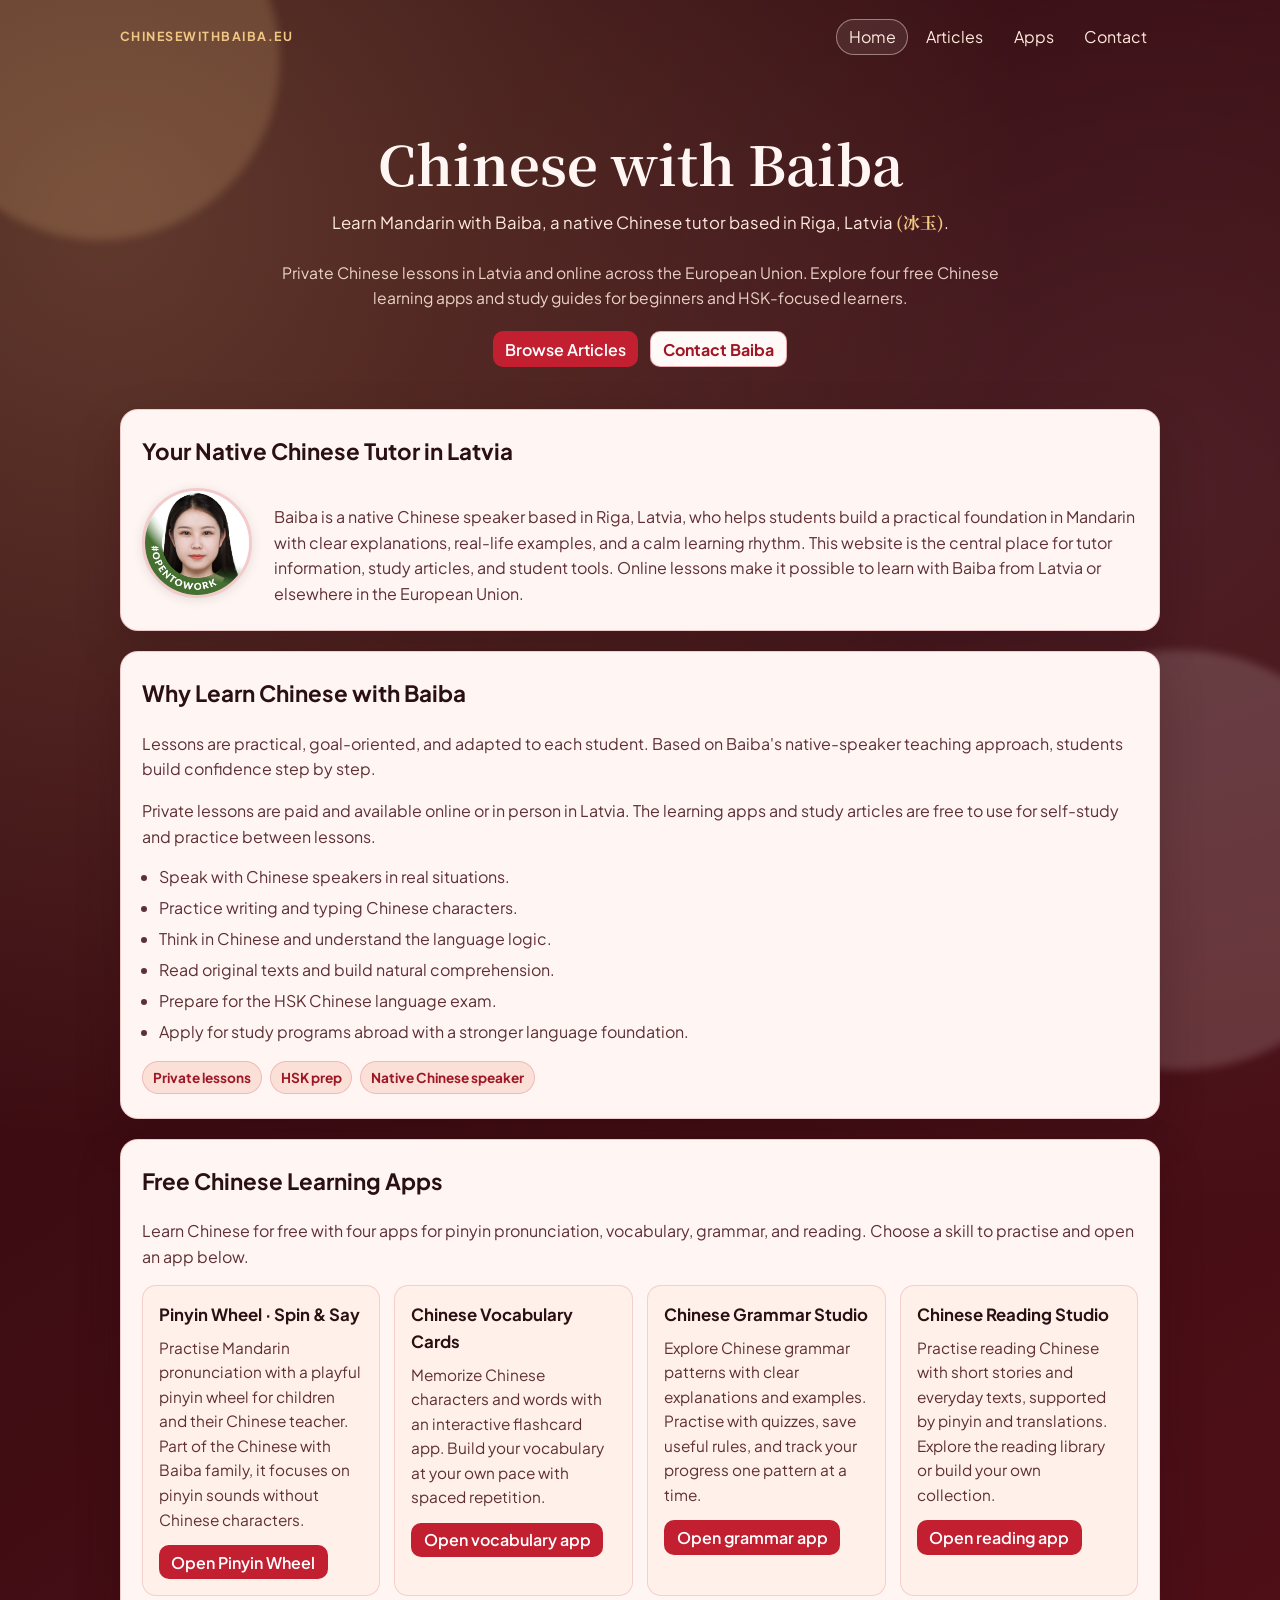
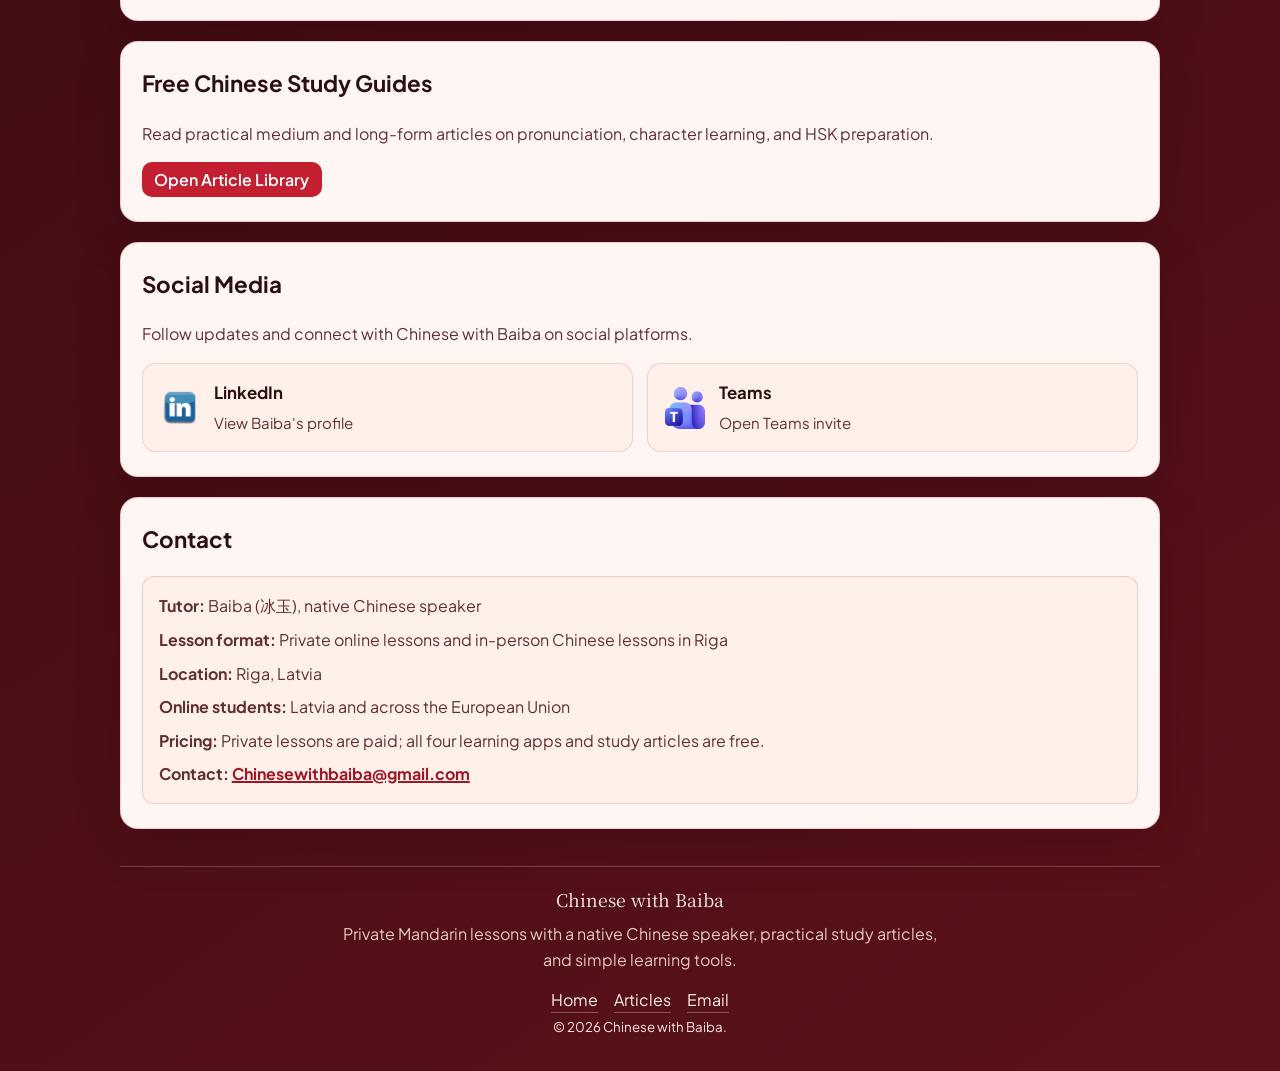
<file: index.html>
<!DOCTYPE html>
<html lang="en">
<head>
  <meta charset="UTF-8">
  <meta name="viewport" content="width=device-width, initial-scale=1.0">
  <meta name="description" content="Learn with Baiba, a native Chinese tutor in Riga, Latvia. Book lessons in person or online across the EU, and explore four free Chinese learning apps.">
  <title>Chinese Tutor in Latvia &amp; Free Apps | Chinese with Baiba</title>
  <link rel="preconnect" href="https://fonts.googleapis.com">
  <link rel="preconnect" href="https://fonts.gstatic.com" crossorigin>
  <link href="https://fonts.googleapis.com/css2?family=Noto+Serif+SC:wght@500;700&family=Plus+Jakarta+Sans:wght@400;500;700&display=swap" rel="stylesheet">
  <link rel="stylesheet" href="assets/css/styles.css">
  <!-- SEO:start -->
  <link rel="canonical" href="https://chinesewithbaiba.eu/">
  <meta property="og:site_name" content="Chinese with Baiba">
  <meta property="og:type" content="website">
  <meta property="og:url" content="https://chinesewithbaiba.eu/">
  <meta property="og:title" content="Chinese Tutor in Latvia &amp; Free Apps | Chinese with Baiba">
  <meta property="og:description" content="Learn with Baiba, a native Chinese tutor in Riga, Latvia. Book lessons in person or online across the EU, and explore four free Chinese learning apps.">
  <meta name="twitter:card" content="summary">
  <script type="application/ld+json">{"@context": "https://schema.org", "@type": "WebSite", "name": "Chinese with Baiba", "url": "https://chinesewithbaiba.eu/", "publisher": {"@type": "Person", "name": "Baiba", "alternateName": "冰玉", "url": "https://chinesewithbaiba.eu/"}}</script>
  <!-- SEO:end -->
</head>
<body>
  <a class="skip-link" href="#mainContent">Skip to main content</a>
  <div class="bg-shape bg-shape-left" aria-hidden="true"></div>
  <div class="bg-shape bg-shape-right" aria-hidden="true"></div>

  <nav class="wrapper top-nav fade-up" aria-label="Primary navigation">
    <a class="site-label site-home-link" href="index.html">chinesewithbaiba.eu</a>
    <div class="nav-links">
      <a class="nav-link" href="index.html" aria-current="page">Home</a>
      <a class="nav-link" href="articles.html">Articles</a>
      <a class="nav-link" href="#apps">Apps</a>
      <a class="nav-link" href="#contact">Contact</a>
    </div>
  </nav>

  <header class="site-header wrapper fade-up" id="top">
    <h1>Chinese with Baiba</h1>
    <p class="subtitle">
      Learn Mandarin with Baiba, a native Chinese tutor based in Riga, Latvia
      <span class="chinese-name" id="chineseName">(冰玉)</span>.
    </p>
    <p class="hero-support">
      Private Chinese lessons in Latvia and online across the European Union. Explore four free Chinese learning apps
      and study guides for beginners and HSK-focused learners.
    </p>
    <div class="hero-actions" aria-label="Primary actions">
      <a class="app-link" href="articles.html">Browse Articles</a>
      <a class="outline-link" href="#contact">Contact Baiba</a>
    </div>
  </header>

  <main class="wrapper content" id="mainContent">
    <section class="panel fade-up delay-1">
      <h2>Your Native Chinese Tutor in Latvia</h2>
      <div class="about-tutor">
        <img class="tutor-photo" src="images/profpicture.jpg" alt="Baiba (冰玉), Chinese language tutor">
        <p>
          Baiba is a native Chinese speaker based in Riga, Latvia, who helps students build a practical foundation in Mandarin
          with clear explanations, real-life examples, and a calm learning rhythm. This website is the central place for
          tutor information, study articles, and student tools. Online lessons make it possible to learn with Baiba
          from Latvia or elsewhere in the European Union.
        </p>
      </div>
    </section>

    <section class="panel fade-up delay-2">
      <h2>Why Learn Chinese with Baiba</h2>
      <p>
        Lessons are practical, goal-oriented, and adapted to each student. Based on Baiba's native-speaker
        teaching approach, students build confidence step by step.
      </p>
      <p>
        Private lessons are paid and available online or in person in Latvia. The learning apps and study articles
        are free to use for self-study and practice between lessons.
      </p>
      <ul class="benefits-list">
        <li>Speak with Chinese speakers in real situations.</li>
        <li>Practice writing and typing Chinese characters.</li>
        <li>Think in Chinese and understand the language logic.</li>
        <li>Read original texts and build natural comprehension.</li>
        <li>Prepare for the HSK Chinese language exam.</li>
        <li>Apply for study programs abroad with a stronger language foundation.</li>
      </ul>
      <div class="tags" aria-label="Course focus tags">
        <span class="tag">Private lessons</span>
        <span class="tag">HSK prep</span>
        <span class="tag">Native Chinese speaker</span>
      </div>
    </section>

    <section class="panel fade-up delay-3" id="apps">
      <h2>Free Chinese Learning Apps</h2>
      <p>
        Learn Chinese for free with four apps for pinyin pronunciation, vocabulary, grammar, and reading.
        Choose a skill to practise and open an app below.
      </p>

      <div class="apps-grid">
        <article class="app-card">
          <h3>Pinyin Wheel · Spin &amp; Say</h3>
          <p>Practise Mandarin pronunciation with a playful pinyin wheel for children and their Chinese teacher. Part of the Chinese with Baiba family, it focuses on pinyin sounds without Chinese characters.</p>
          <a class="app-link" href="https://pinyinwheel.chinesewithbaiba.eu/" target="_blank" rel="noopener noreferrer">Open Pinyin Wheel</a>
        </article>

        <article class="app-card">
          <h3>Chinese Vocabulary Cards</h3>
          <p>Memorize Chinese characters and words with an interactive flashcard app. Build your vocabulary at your own pace with spaced repetition.</p>
          <a class="app-link" href="https://wordcards.chinesewithbaiba.eu/" target="_blank" rel="noopener noreferrer">Open vocabulary app</a>
        </article>

        <article class="app-card">
          <h3>Chinese Grammar Studio</h3>
          <p>Explore Chinese grammar patterns with clear explanations and examples. Practise with quizzes, save useful rules, and track your progress one pattern at a time.</p>
          <a class="app-link" href="https://grammar.chinesewithbaiba.eu/" target="_blank" rel="noopener noreferrer">Open grammar app</a>
        </article>

        <article class="app-card">
          <h3>Chinese Reading Studio</h3>
          <p>Practise reading Chinese with short stories and everyday texts, supported by pinyin and translations. Explore the reading library or build your own collection.</p>
          <a class="app-link" href="https://reading.chinesewithbaiba.eu/" target="_blank" rel="noopener noreferrer">Open reading app</a>
        </article>
      </div>
    </section>

    <section class="panel fade-up delay-4">
      <h2>Free Chinese Study Guides</h2>
      <p>
        Read practical medium and long-form articles on pronunciation, character learning,
        and HSK preparation.
      </p>
      <p class="section-actions">
        <a class="app-link" href="articles.html">Open Article Library</a>
      </p>
    </section>

    <section class="panel fade-up delay-4" id="social">
      <h2>Social Media</h2>
      <p>Follow updates and connect with Chinese with Baiba on social platforms.</p>
      <div class="social-grid" aria-label="Social media links">
        <a
          class="social-link-card"
          href="https://www.linkedin.com/in/bingyubai/"
          target="_blank"
          rel="noopener noreferrer"
          aria-label="Open LinkedIn profile"
        >
          <img class="social-icon" src="images/linkedin.png" alt="LinkedIn logo">
          <div>
            <h3>LinkedIn</h3>
            <p>View Baiba's profile</p>
          </div>
        </a>

        <a
          class="social-link-card"
          href="https://teams.live.com/l/invite/FEAToMgQvKhl4FI1wI?v=g1"
          target="_blank"
          rel="noopener noreferrer"
          aria-label="Open Microsoft Teams invite"
        >
          <img class="social-icon" src="images/teams.svg.png" alt="Microsoft Teams logo">
          <div>
            <h3>Teams</h3>
            <p>Open Teams invite</p>
          </div>
        </a>
      </div>
    </section>

    <section class="panel fade-up delay-4" id="contact">
      <h2>Contact</h2>
      <div class="contact-card">
        <p><strong>Tutor:</strong> Baiba (冰玉), native Chinese speaker</p>
        <p><strong>Lesson format:</strong> Private online lessons and in-person Chinese lessons in Riga</p>
        <p><strong>Location:</strong> Riga, Latvia</p>
        <p><strong>Online students:</strong> Latvia and across the European Union</p>
        <p><strong>Pricing:</strong> Private lessons are paid; all four learning apps and study articles are free.</p>
        <p><strong>Contact:</strong> <a class="mail-link" href="mailto:Chinesewithbaiba@gmail.com">Chinesewithbaiba@gmail.com</a></p>
      </div>
    </section>
  </main>

  <footer class="site-footer wrapper fade-up delay-4">
    <div class="footer-content">
      <p class="footer-title">Chinese with Baiba</p>
      <p class="footer-copy">Private Mandarin lessons with a native Chinese speaker, practical study articles, and simple learning tools.</p>
      <div class="footer-links" aria-label="Footer links">
        <a href="index.html">Home</a>
        <a href="articles.html">Articles</a>
        <a href="mailto:Chinesewithbaiba@gmail.com">Email</a>
      </div>
      <small>&copy; <span id="year"></span> Chinese with Baiba.</small>
    </div>
  </footer>

  <script src="assets/js/main.js"></script>
</body>
</html>
</file>
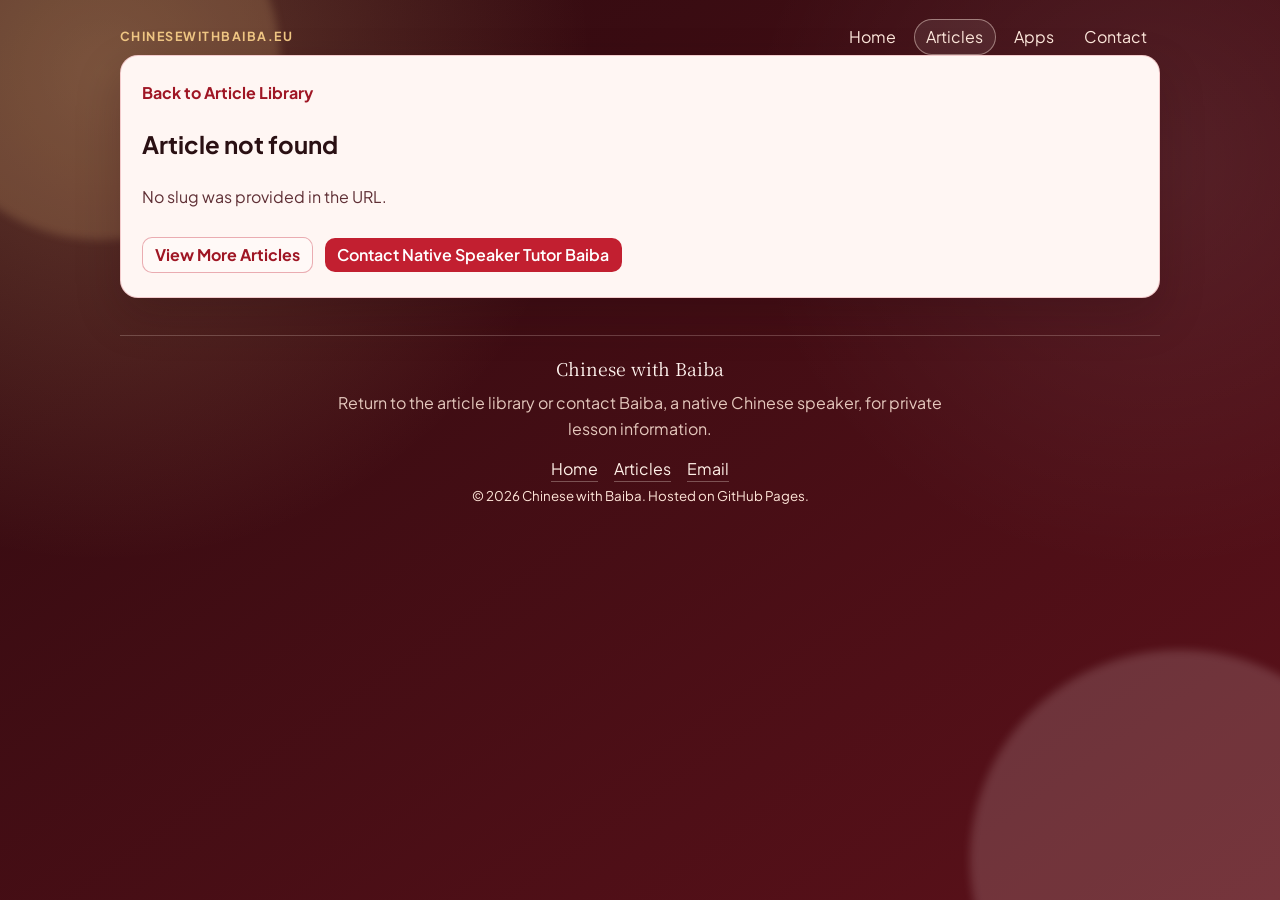
<file: article.html>
<!DOCTYPE html>
<html lang="en">
<head>
  <meta charset="UTF-8">
  <meta name="viewport" content="width=device-width, initial-scale=1.0">
  <meta name="description" content="Article details page for Chinese with Baiba, a native Chinese speaker tutor.">
  <title>Article | Chinese with Baiba</title>
  <link rel="preconnect" href="https://fonts.googleapis.com">
  <link rel="preconnect" href="https://fonts.gstatic.com" crossorigin>
  <link href="https://fonts.googleapis.com/css2?family=Noto+Serif+SC:wght@500;700&family=Plus+Jakarta+Sans:wght@400;500;700&display=swap" rel="stylesheet">
  <link rel="stylesheet" href="assets/css/styles.css">
</head>
<body>
  <a class="skip-link" href="#mainContent">Skip to main content</a>
  <div class="bg-shape bg-shape-left" aria-hidden="true"></div>
  <div class="bg-shape bg-shape-right" aria-hidden="true"></div>

  <nav class="wrapper top-nav fade-up" aria-label="Primary navigation">
    <a class="site-label site-home-link" href="index.html">chinesewithbaiba.eu</a>
    <div class="nav-links">
      <a class="nav-link" href="index.html">Home</a>
      <a class="nav-link" href="articles.html" aria-current="page">Articles</a>
      <a class="nav-link" href="index.html#apps">Apps</a>
      <a class="nav-link" href="index.html#contact">Contact</a>
    </div>
  </nav>

  <main class="wrapper article-layout" id="mainContent">
    <article class="panel fade-up delay-1">
      <p class="article-breadcrumb"><a class="back-link" href="articles.html">Back to Article Library</a></p>
      <h1 id="articleTitle">Loading article...</h1>
      <p id="articleMeta" class="article-meta"></p>
      <div id="articleTags" class="article-tags"></div>
      <div id="articleBody" class="article-body"></div>
      <p class="section-actions">
        <a class="outline-link" href="articles.html">View More Articles</a>
        <a class="app-link secondary-action" href="index.html#contact">Contact Native Speaker Tutor Baiba</a>
      </p>
    </article>
  </main>

  <footer class="site-footer wrapper fade-up delay-4">
    <div class="footer-content">
      <p class="footer-title">Chinese with Baiba</p>
      <p class="footer-copy">Return to the article library or contact Baiba, a native Chinese speaker, for private lesson information.</p>
      <div class="footer-links" aria-label="Footer links">
        <a href="index.html">Home</a>
        <a href="articles.html">Articles</a>
        <a href="mailto:Chinesewithbaiba@gmail.com">Email</a>
      </div>
      <small>&copy; <span id="year"></span> Chinese with Baiba. Hosted on GitHub Pages.</small>
    </div>
  </footer>

  <script src="assets/js/main.js"></script>
  <script src="assets/js/articles-data.js"></script>
  <script src="assets/js/article.js"></script>
</body>
</html>
</file>
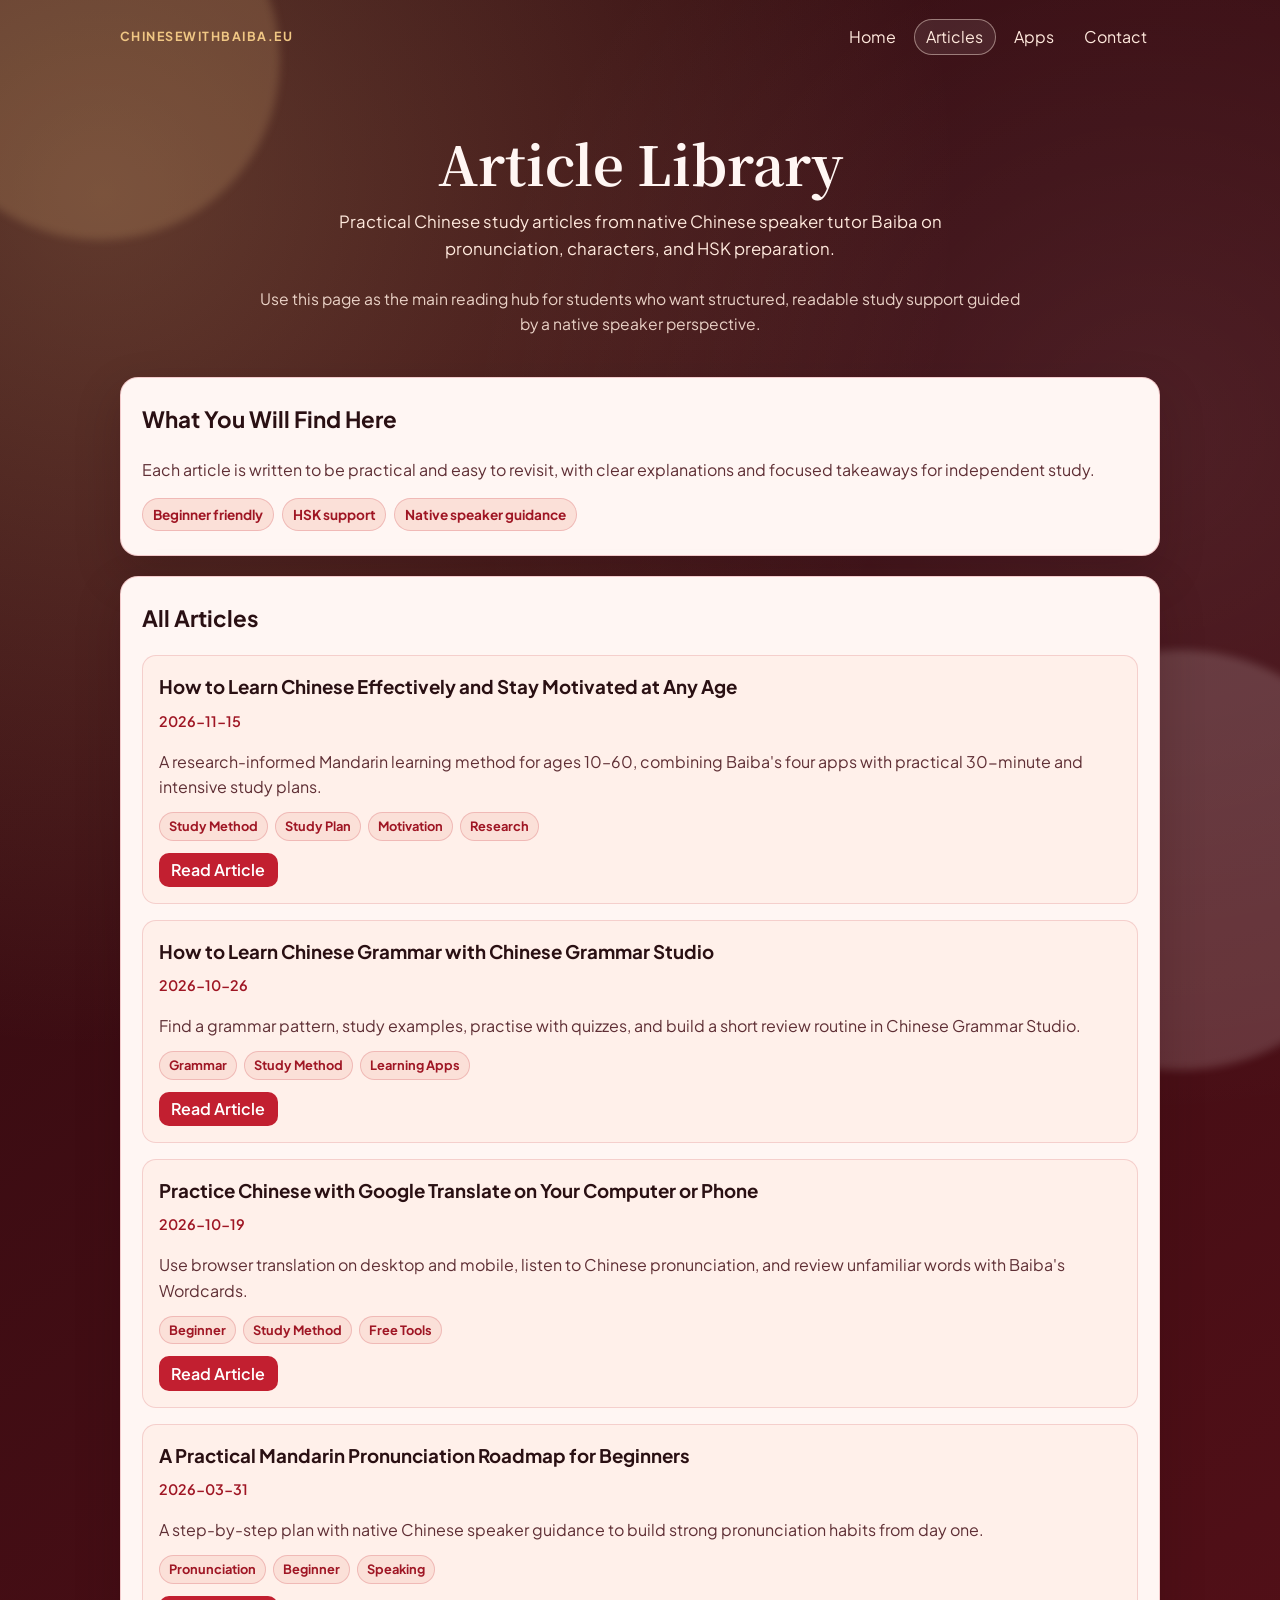
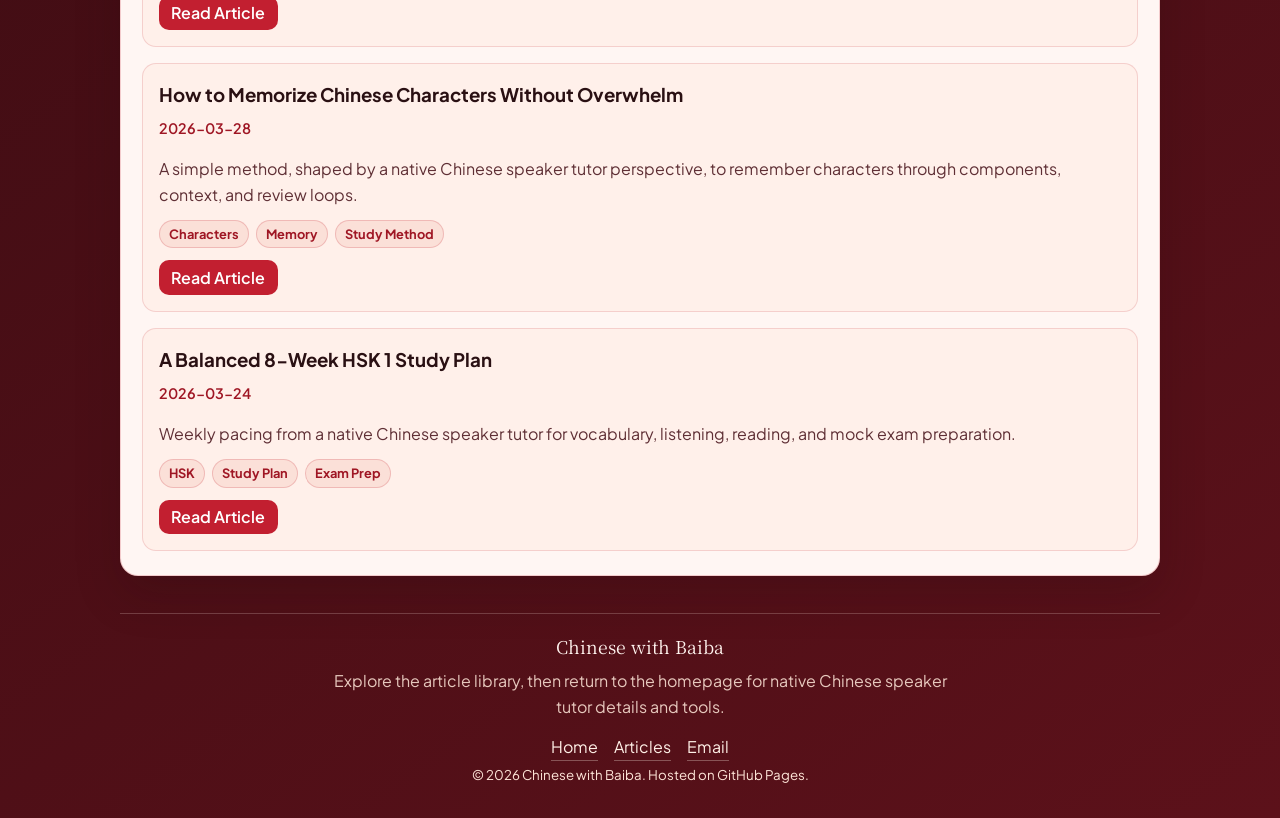
<file: articles.html>
<!DOCTYPE html>
<html lang="en">
<head>
  <meta charset="UTF-8">
  <meta name="viewport" content="width=device-width, initial-scale=1.0">
  <meta name="description" content="Explore practical Mandarin study guides on pinyin pronunciation, Chinese characters, grammar and HSK preparation from tutor Baiba.">
  <title>Chinese Study Articles &amp; HSK Guides | Chinese with Baiba</title>
  <link rel="preconnect" href="https://fonts.googleapis.com">
  <link rel="preconnect" href="https://fonts.gstatic.com" crossorigin>
  <link href="https://fonts.googleapis.com/css2?family=Noto+Serif+SC:wght@500;700&family=Plus+Jakarta+Sans:wght@400;500;700&display=swap" rel="stylesheet">
  <link rel="stylesheet" href="assets/css/styles.css">
  <!-- SEO:start -->
  <link rel="canonical" href="https://chinesewithbaiba.eu/articles.html">
  <meta property="og:site_name" content="Chinese with Baiba">
  <meta property="og:type" content="website">
  <meta property="og:url" content="https://chinesewithbaiba.eu/articles.html">
  <meta property="og:title" content="Chinese Study Articles &amp; HSK Guides | Chinese with Baiba">
  <meta property="og:description" content="Explore practical Mandarin study guides on pinyin pronunciation, Chinese characters, grammar and HSK preparation from tutor Baiba.">
  <meta name="twitter:card" content="summary">
  <!-- SEO:end -->
</head>
<body>
  <a class="skip-link" href="#mainContent">Skip to main content</a>
  <div class="bg-shape bg-shape-left" aria-hidden="true"></div>
  <div class="bg-shape bg-shape-right" aria-hidden="true"></div>

  <nav class="wrapper top-nav fade-up" aria-label="Primary navigation">
    <a class="site-label site-home-link" href="index.html">chinesewithbaiba.eu</a>
    <div class="nav-links">
      <a class="nav-link" href="index.html">Home</a>
      <a class="nav-link" href="articles.html" aria-current="page">Articles</a>
      <a class="nav-link" href="index.html#apps">Apps</a>
      <a class="nav-link" href="index.html#contact">Contact</a>
    </div>
  </nav>

  <header class="site-header wrapper fade-up delay-1">
    <h1>Article Library</h1>
    <p class="subtitle">Practical Chinese study articles from native Chinese speaker tutor Baiba on pronunciation, characters, and HSK preparation.</p>
    <p class="hero-support">
      Use this page as the main reading hub for students who want structured, readable study support guided by a native speaker perspective.
    </p>
  </header>

  <main class="wrapper content" id="mainContent">
    <section class="panel fade-up delay-2">
      <h2>What You Will Find Here</h2>
      <p>
        Each article is written to be practical and easy to revisit, with clear explanations and
        focused takeaways for independent study.
      </p>
      <div class="tags" aria-label="Library focus tags">
        <span class="tag">Beginner friendly</span>
        <span class="tag">HSK support</span>
        <span class="tag">Native speaker guidance</span>
      </div>
    </section>

    <section class="panel fade-up delay-2">
      <h2>All Articles</h2>
      <div id="articleList" class="article-list" aria-live="polite">
<article class="article-card"><h3>How to Learn Chinese Effectively and Stay Motivated at Any Age</h3><p class="article-meta">2026-11-15</p><p>A research-informed Mandarin learning method for ages 10–60, combining Baiba&#x27;s four apps with practical 30-minute and intensive study plans.</p><div class="article-tags"><span class="article-tag">Study Method</span><span class="article-tag">Study Plan</span><span class="article-tag">Motivation</span><span class="article-tag">Research</span></div><a class="app-link" href="articles/learn-chinese-effectively-stay-motivated.html">Read Article</a></article>
<article class="article-card"><h3>How to Learn Chinese Grammar with Chinese Grammar Studio</h3><p class="article-meta">2026-10-26</p><p>Find a grammar pattern, study examples, practise with quizzes, and build a short review routine in Chinese Grammar Studio.</p><div class="article-tags"><span class="article-tag">Grammar</span><span class="article-tag">Study Method</span><span class="article-tag">Learning Apps</span></div><a class="app-link" href="articles/learn-chinese-with-grammar-studio.html">Read Article</a></article>
<article class="article-card"><h3>Practice Chinese with Google Translate on Your Computer or Phone</h3><p class="article-meta">2026-10-19</p><p>Use browser translation on desktop and mobile, listen to Chinese pronunciation, and review unfamiliar words with Baiba&#x27;s Wordcards.</p><div class="article-tags"><span class="article-tag">Beginner</span><span class="article-tag">Study Method</span><span class="article-tag">Free Tools</span></div><a class="app-link" href="articles/practice-chinese-with-google-translate.html">Read Article</a></article>
<article class="article-card"><h3>A Practical Mandarin Pronunciation Roadmap for Beginners</h3><p class="article-meta">2026-03-31</p><p>A step-by-step plan with native Chinese speaker guidance to build strong pronunciation habits from day one.</p><div class="article-tags"><span class="article-tag">Pronunciation</span><span class="article-tag">Beginner</span><span class="article-tag">Speaking</span></div><a class="app-link" href="articles/mandarin-pronunciation-roadmap.html">Read Article</a></article>
<article class="article-card"><h3>How to Memorize Chinese Characters Without Overwhelm</h3><p class="article-meta">2026-03-28</p><p>A simple method, shaped by a native Chinese speaker tutor perspective, to remember characters through components, context, and review loops.</p><div class="article-tags"><span class="article-tag">Characters</span><span class="article-tag">Memory</span><span class="article-tag">Study Method</span></div><a class="app-link" href="articles/how-to-memorize-characters.html">Read Article</a></article>
<article class="article-card"><h3>A Balanced 8-Week HSK 1 Study Plan</h3><p class="article-meta">2026-03-24</p><p>Weekly pacing from a native Chinese speaker tutor for vocabulary, listening, reading, and mock exam preparation.</p><div class="article-tags"><span class="article-tag">HSK</span><span class="article-tag">Study Plan</span><span class="article-tag">Exam Prep</span></div><a class="app-link" href="articles/hsk1-study-plan.html">Read Article</a></article>
</div>
    </section>
  </main>

  <footer class="site-footer wrapper fade-up delay-4">
    <div class="footer-content">
      <p class="footer-title">Chinese with Baiba</p>
      <p class="footer-copy">Explore the article library, then return to the homepage for native Chinese speaker tutor details and tools.</p>
      <div class="footer-links" aria-label="Footer links">
        <a href="index.html">Home</a>
        <a href="articles.html">Articles</a>
        <a href="mailto:Chinesewithbaiba@gmail.com">Email</a>
      </div>
      <small>&copy; <span id="year"></span> Chinese with Baiba. Hosted on GitHub Pages.</small>
    </div>
  </footer>

  <script src="assets/js/main.js"></script>
</body>
</html>
</file>
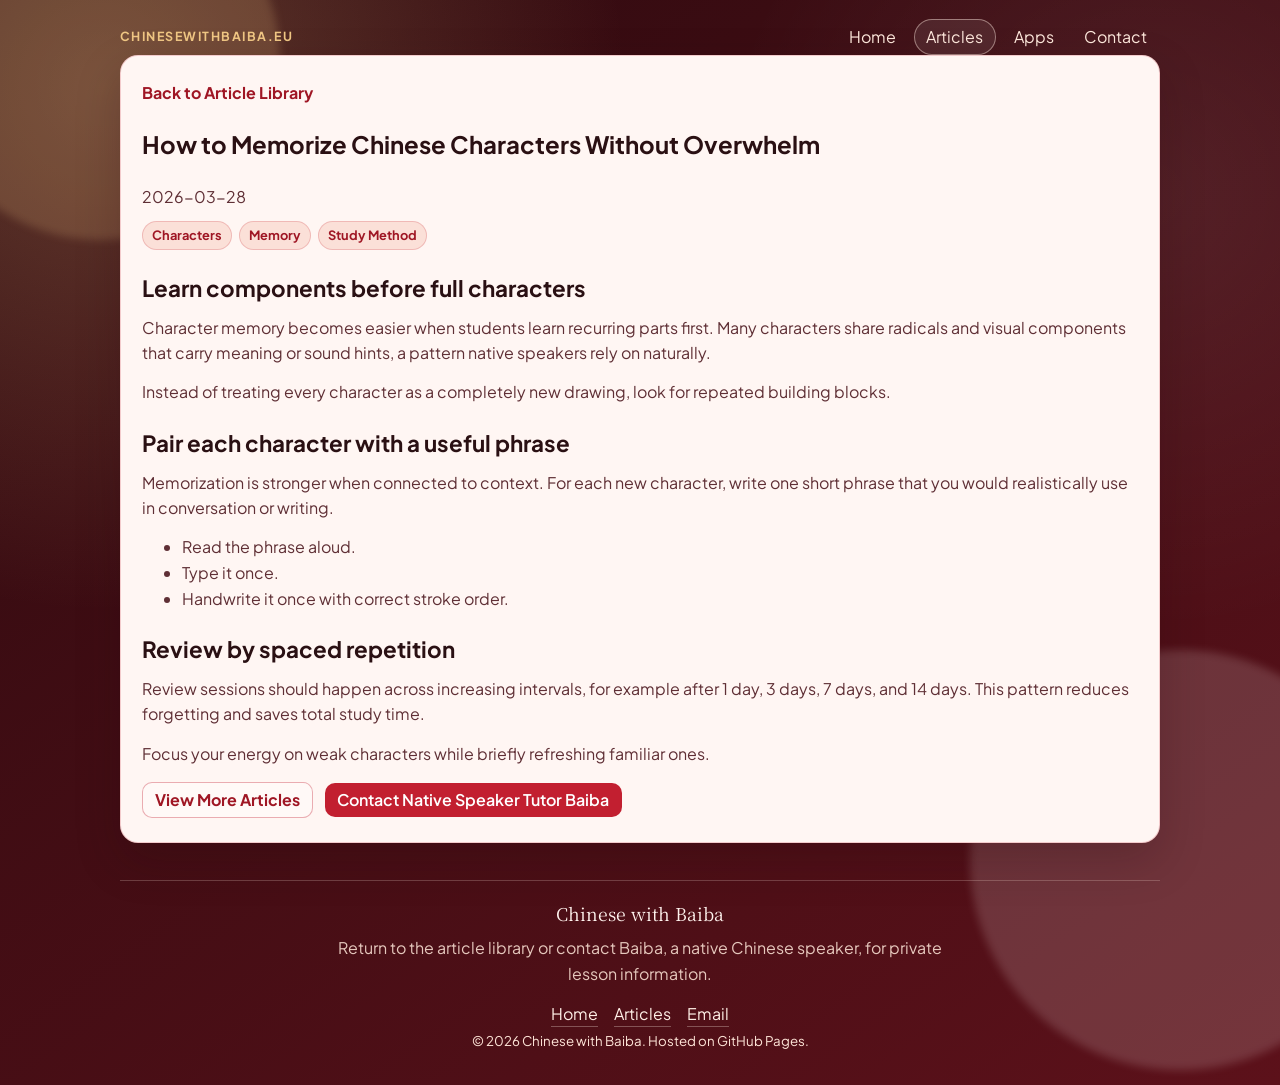
<file: articles/how-to-memorize-characters.html>
<!DOCTYPE html>
<html lang="en">
<head>
  <meta charset="UTF-8">
  <meta name="viewport" content="width=device-width, initial-scale=1.0">
  <meta name="description" content="A simple method, shaped by a native Chinese speaker tutor perspective, to remember characters through components, context, and review loops.">
  <title>How to Memorize Chinese Characters Without Overwhelm | Chinese with Baiba</title>
  <link rel="preconnect" href="https://fonts.googleapis.com">
  <link rel="preconnect" href="https://fonts.gstatic.com" crossorigin>
  <link href="https://fonts.googleapis.com/css2?family=Noto+Serif+SC:wght@500;700&family=Plus+Jakarta+Sans:wght@400;500;700&display=swap" rel="stylesheet">
  <link rel="stylesheet" href="../assets/css/styles.css">
  <!-- SEO:start -->
  <link rel="canonical" href="https://chinesewithbaiba.eu/articles/how-to-memorize-characters.html">
  <meta property="og:site_name" content="Chinese with Baiba">
  <meta property="og:type" content="article">
  <meta property="og:url" content="https://chinesewithbaiba.eu/articles/how-to-memorize-characters.html">
  <meta property="og:title" content="How to Memorize Chinese Characters Without Overwhelm | Chinese with Baiba">
  <meta property="og:description" content="A simple method, shaped by a native Chinese speaker tutor perspective, to remember characters through components, context, and review loops.">
  <meta name="twitter:card" content="summary">
  <script type="application/ld+json">{"@context": "https://schema.org", "@type": "Article", "headline": "How to Memorize Chinese Characters Without Overwhelm", "description": "A simple method, shaped by a native Chinese speaker tutor perspective, to remember characters through components, context, and review loops.", "datePublished": "2026-03-28", "mainEntityOfPage": "https://chinesewithbaiba.eu/articles/how-to-memorize-characters.html", "author": {"@type": "Person", "name": "Baiba", "url": "https://chinesewithbaiba.eu/"}}</script>
  <!-- SEO:end -->
</head>
<body>
  <a class="skip-link" href="#mainContent">Skip to main content</a>
  <div class="bg-shape bg-shape-left" aria-hidden="true"></div>
  <div class="bg-shape bg-shape-right" aria-hidden="true"></div>

  <nav class="wrapper top-nav fade-up" aria-label="Primary navigation">
    <a class="site-label site-home-link" href="../index.html">chinesewithbaiba.eu</a>
    <div class="nav-links">
      <a class="nav-link" href="../index.html">Home</a>
      <a class="nav-link" href="../articles.html" aria-current="page">Articles</a>
      <a class="nav-link" href="../index.html#apps">Apps</a>
      <a class="nav-link" href="../index.html#contact">Contact</a>
    </div>
  </nav>

  <main class="wrapper article-layout" id="mainContent">
    <article class="panel fade-up delay-1">
      <p class="article-breadcrumb"><a class="back-link" href="../articles.html">Back to Article Library</a></p>
      <h1 id="articleTitle">How to Memorize Chinese Characters Without Overwhelm</h1>
      <p id="articleMeta" class="article-meta">2026-03-28</p>
      <div id="articleTags" class="article-tags"><span class="article-tag">Characters</span><span class="article-tag">Memory</span><span class="article-tag">Study Method</span></div>
      <div id="articleBody" class="article-body"><h2>Learn components before full characters</h2>
<p>
  Character memory becomes easier when students learn recurring parts first.
  Many characters share radicals and visual components that carry meaning or sound hints, a pattern native speakers rely on naturally.
</p>
<p>
  Instead of treating every character as a completely new drawing, look for repeated building blocks.
</p>

<h2>Pair each character with a useful phrase</h2>
<p>
  Memorization is stronger when connected to context. For each new character, write one short phrase
  that you would realistically use in conversation or writing.
</p>
<ul>
  <li>Read the phrase aloud.</li>
  <li>Type it once.</li>
  <li>Handwrite it once with correct stroke order.</li>
</ul>

<h2>Review by spaced repetition</h2>
<p>
  Review sessions should happen across increasing intervals, for example after 1 day, 3 days, 7 days,
  and 14 days. This pattern reduces forgetting and saves total study time.
</p>
<p>
  Focus your energy on weak characters while briefly refreshing familiar ones.
</p>
</div>
      <p class="section-actions">
        <a class="outline-link" href="../articles.html">View More Articles</a>
        <a class="app-link secondary-action" href="../index.html#contact">Contact Native Speaker Tutor Baiba</a>
      </p>
    </article>
  </main>

  <footer class="site-footer wrapper fade-up delay-4">
    <div class="footer-content">
      <p class="footer-title">Chinese with Baiba</p>
      <p class="footer-copy">Return to the article library or contact Baiba, a native Chinese speaker, for private lesson information.</p>
      <div class="footer-links" aria-label="Footer links">
        <a href="../index.html">Home</a>
        <a href="../articles.html">Articles</a>
        <a href="mailto:Chinesewithbaiba@gmail.com">Email</a>
      </div>
      <small>&copy; <span id="year"></span> Chinese with Baiba. Hosted on GitHub Pages.</small>
    </div>
  </footer>

  <script src="../assets/js/main.js"></script>
</body>
</html>
</file>
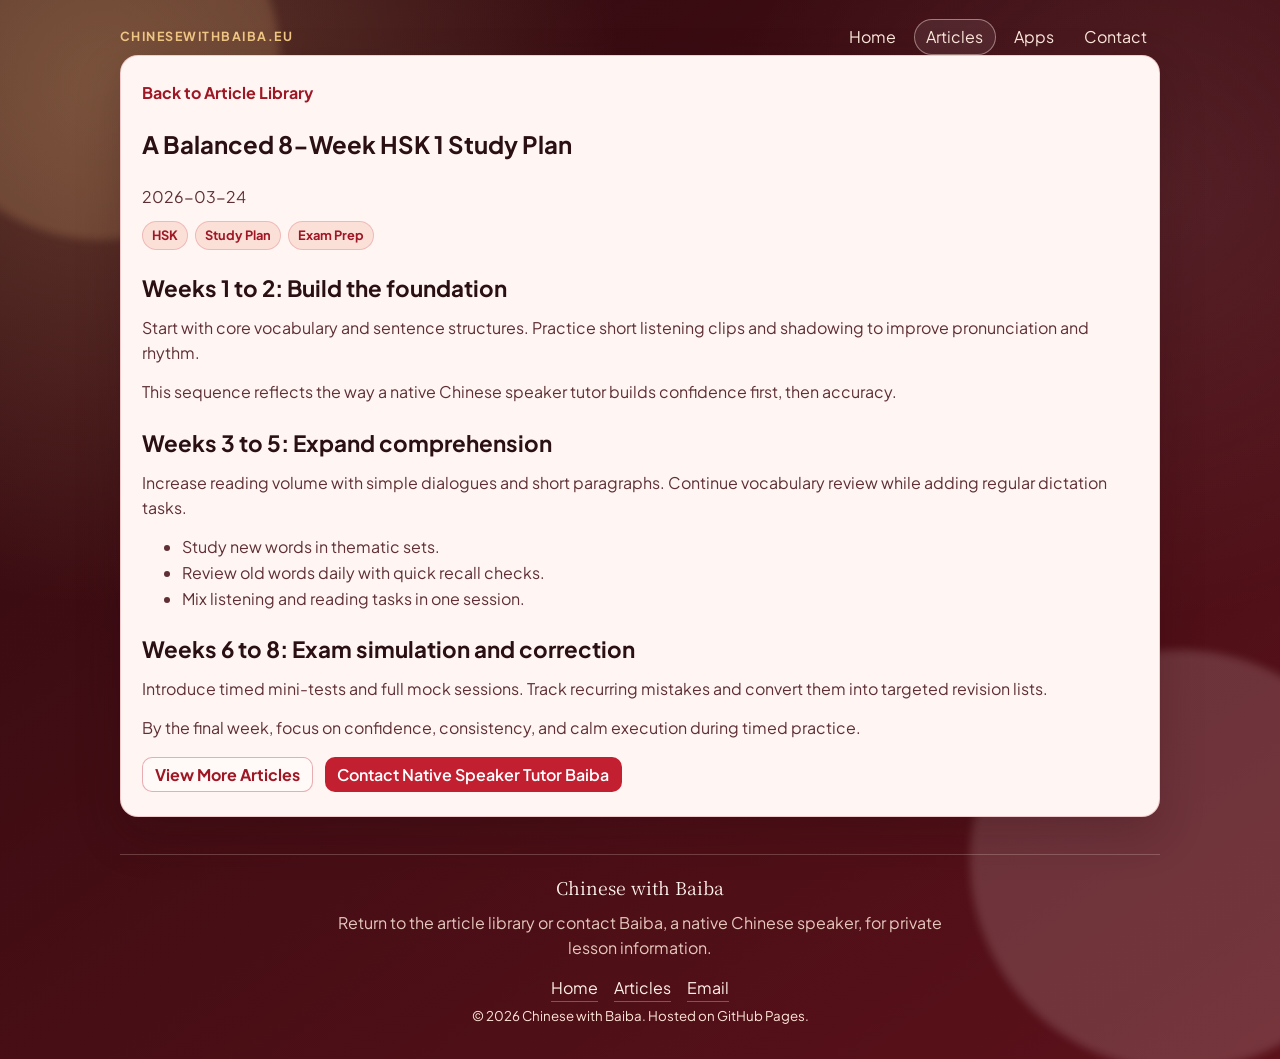
<file: articles/hsk1-study-plan.html>
<!DOCTYPE html>
<html lang="en">
<head>
  <meta charset="UTF-8">
  <meta name="viewport" content="width=device-width, initial-scale=1.0">
  <meta name="description" content="Weekly pacing from a native Chinese speaker tutor for vocabulary, listening, reading, and mock exam preparation.">
  <title>A Balanced 8-Week HSK 1 Study Plan | Chinese with Baiba</title>
  <link rel="preconnect" href="https://fonts.googleapis.com">
  <link rel="preconnect" href="https://fonts.gstatic.com" crossorigin>
  <link href="https://fonts.googleapis.com/css2?family=Noto+Serif+SC:wght@500;700&family=Plus+Jakarta+Sans:wght@400;500;700&display=swap" rel="stylesheet">
  <link rel="stylesheet" href="../assets/css/styles.css">
  <!-- SEO:start -->
  <link rel="canonical" href="https://chinesewithbaiba.eu/articles/hsk1-study-plan.html">
  <meta property="og:site_name" content="Chinese with Baiba">
  <meta property="og:type" content="article">
  <meta property="og:url" content="https://chinesewithbaiba.eu/articles/hsk1-study-plan.html">
  <meta property="og:title" content="A Balanced 8-Week HSK 1 Study Plan | Chinese with Baiba">
  <meta property="og:description" content="Weekly pacing from a native Chinese speaker tutor for vocabulary, listening, reading, and mock exam preparation.">
  <meta name="twitter:card" content="summary">
  <script type="application/ld+json">{"@context": "https://schema.org", "@type": "Article", "headline": "A Balanced 8-Week HSK 1 Study Plan", "description": "Weekly pacing from a native Chinese speaker tutor for vocabulary, listening, reading, and mock exam preparation.", "datePublished": "2026-03-24", "mainEntityOfPage": "https://chinesewithbaiba.eu/articles/hsk1-study-plan.html", "author": {"@type": "Person", "name": "Baiba", "url": "https://chinesewithbaiba.eu/"}}</script>
  <!-- SEO:end -->
</head>
<body>
  <a class="skip-link" href="#mainContent">Skip to main content</a>
  <div class="bg-shape bg-shape-left" aria-hidden="true"></div>
  <div class="bg-shape bg-shape-right" aria-hidden="true"></div>

  <nav class="wrapper top-nav fade-up" aria-label="Primary navigation">
    <a class="site-label site-home-link" href="../index.html">chinesewithbaiba.eu</a>
    <div class="nav-links">
      <a class="nav-link" href="../index.html">Home</a>
      <a class="nav-link" href="../articles.html" aria-current="page">Articles</a>
      <a class="nav-link" href="../index.html#apps">Apps</a>
      <a class="nav-link" href="../index.html#contact">Contact</a>
    </div>
  </nav>

  <main class="wrapper article-layout" id="mainContent">
    <article class="panel fade-up delay-1">
      <p class="article-breadcrumb"><a class="back-link" href="../articles.html">Back to Article Library</a></p>
      <h1 id="articleTitle">A Balanced 8-Week HSK 1 Study Plan</h1>
      <p id="articleMeta" class="article-meta">2026-03-24</p>
      <div id="articleTags" class="article-tags"><span class="article-tag">HSK</span><span class="article-tag">Study Plan</span><span class="article-tag">Exam Prep</span></div>
      <div id="articleBody" class="article-body"><h2>Weeks 1 to 2: Build the foundation</h2>
<p>
  Start with core vocabulary and sentence structures. Practice short listening clips and shadowing
  to improve pronunciation and rhythm.
</p>
<p>
  This sequence reflects the way a native Chinese speaker tutor builds confidence first, then accuracy.
</p>

<h2>Weeks 3 to 5: Expand comprehension</h2>
<p>
  Increase reading volume with simple dialogues and short paragraphs.
  Continue vocabulary review while adding regular dictation tasks.
</p>
<ul>
  <li>Study new words in thematic sets.</li>
  <li>Review old words daily with quick recall checks.</li>
  <li>Mix listening and reading tasks in one session.</li>
</ul>

<h2>Weeks 6 to 8: Exam simulation and correction</h2>
<p>
  Introduce timed mini-tests and full mock sessions.
  Track recurring mistakes and convert them into targeted revision lists.
</p>
<p>
  By the final week, focus on confidence, consistency, and calm execution during timed practice.
</p>
</div>
      <p class="section-actions">
        <a class="outline-link" href="../articles.html">View More Articles</a>
        <a class="app-link secondary-action" href="../index.html#contact">Contact Native Speaker Tutor Baiba</a>
      </p>
    </article>
  </main>

  <footer class="site-footer wrapper fade-up delay-4">
    <div class="footer-content">
      <p class="footer-title">Chinese with Baiba</p>
      <p class="footer-copy">Return to the article library or contact Baiba, a native Chinese speaker, for private lesson information.</p>
      <div class="footer-links" aria-label="Footer links">
        <a href="../index.html">Home</a>
        <a href="../articles.html">Articles</a>
        <a href="mailto:Chinesewithbaiba@gmail.com">Email</a>
      </div>
      <small>&copy; <span id="year"></span> Chinese with Baiba. Hosted on GitHub Pages.</small>
    </div>
  </footer>

  <script src="../assets/js/main.js"></script>
</body>
</html>
</file>
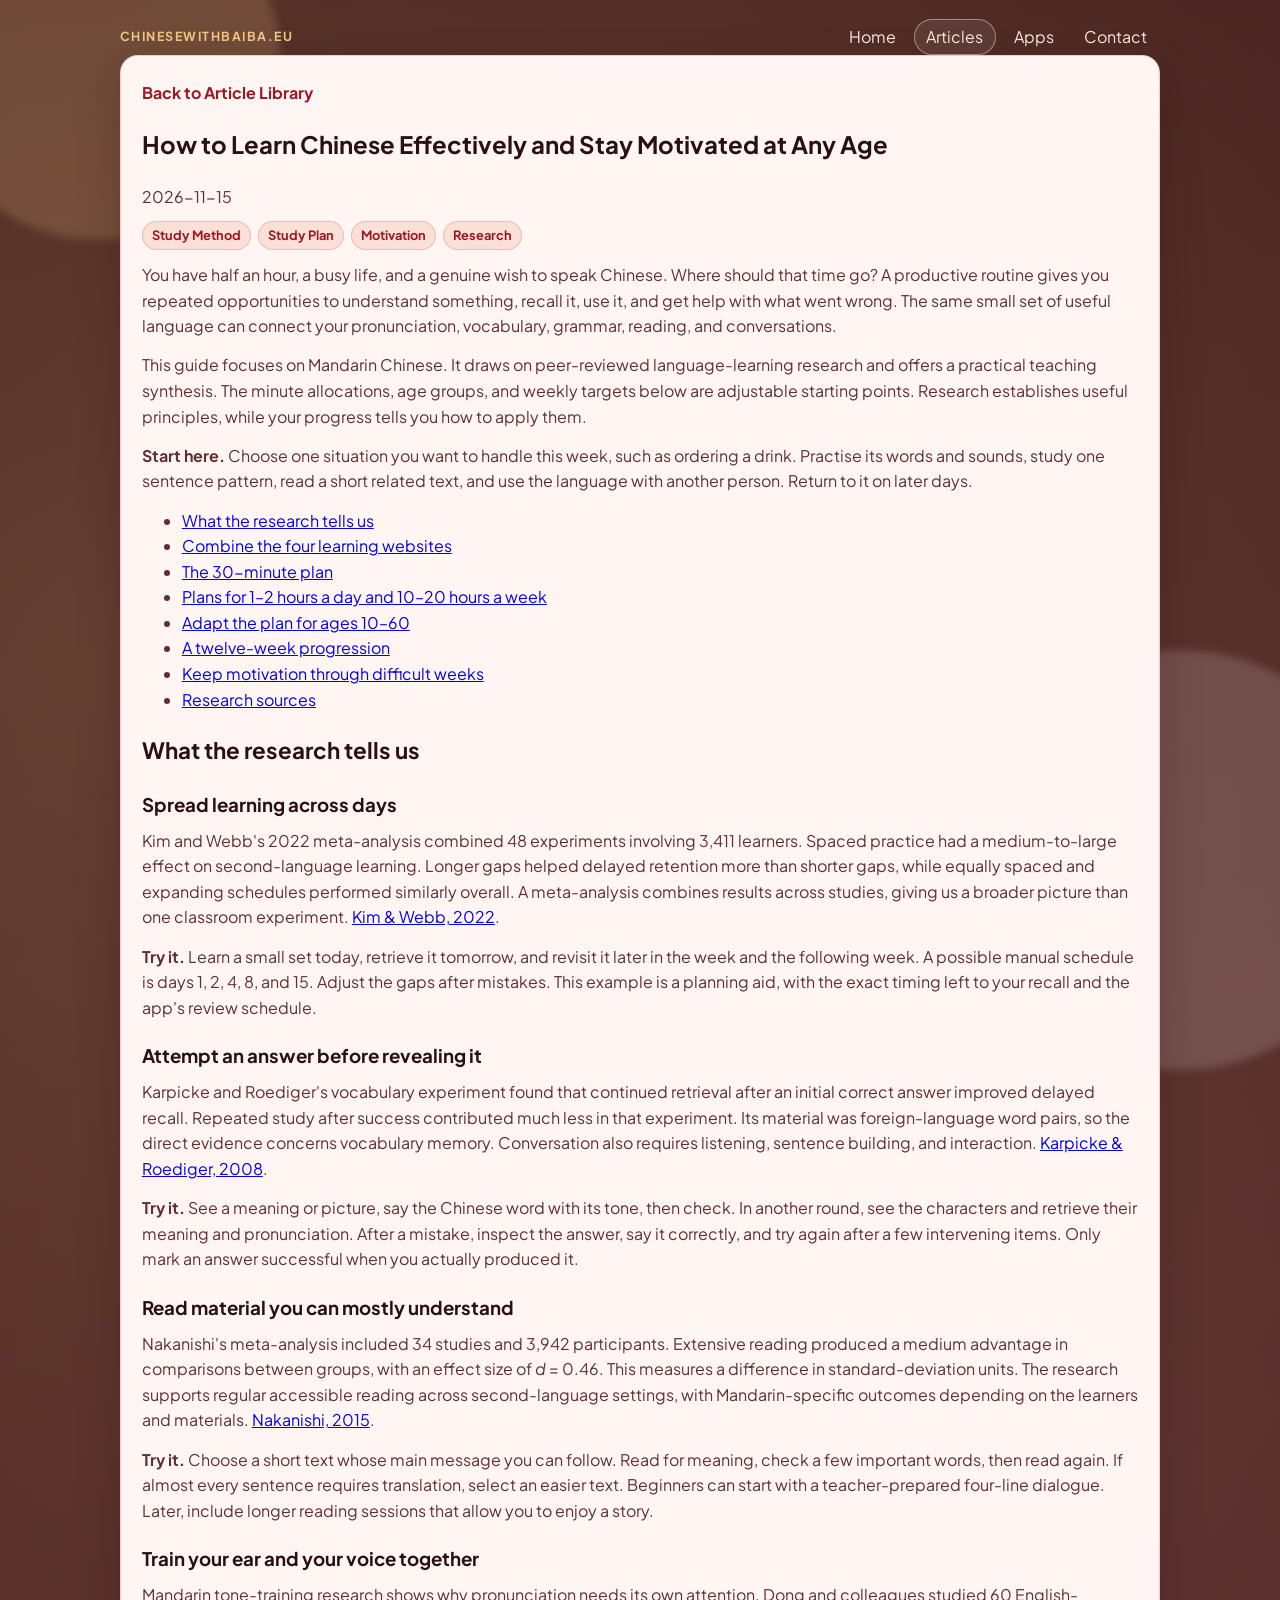
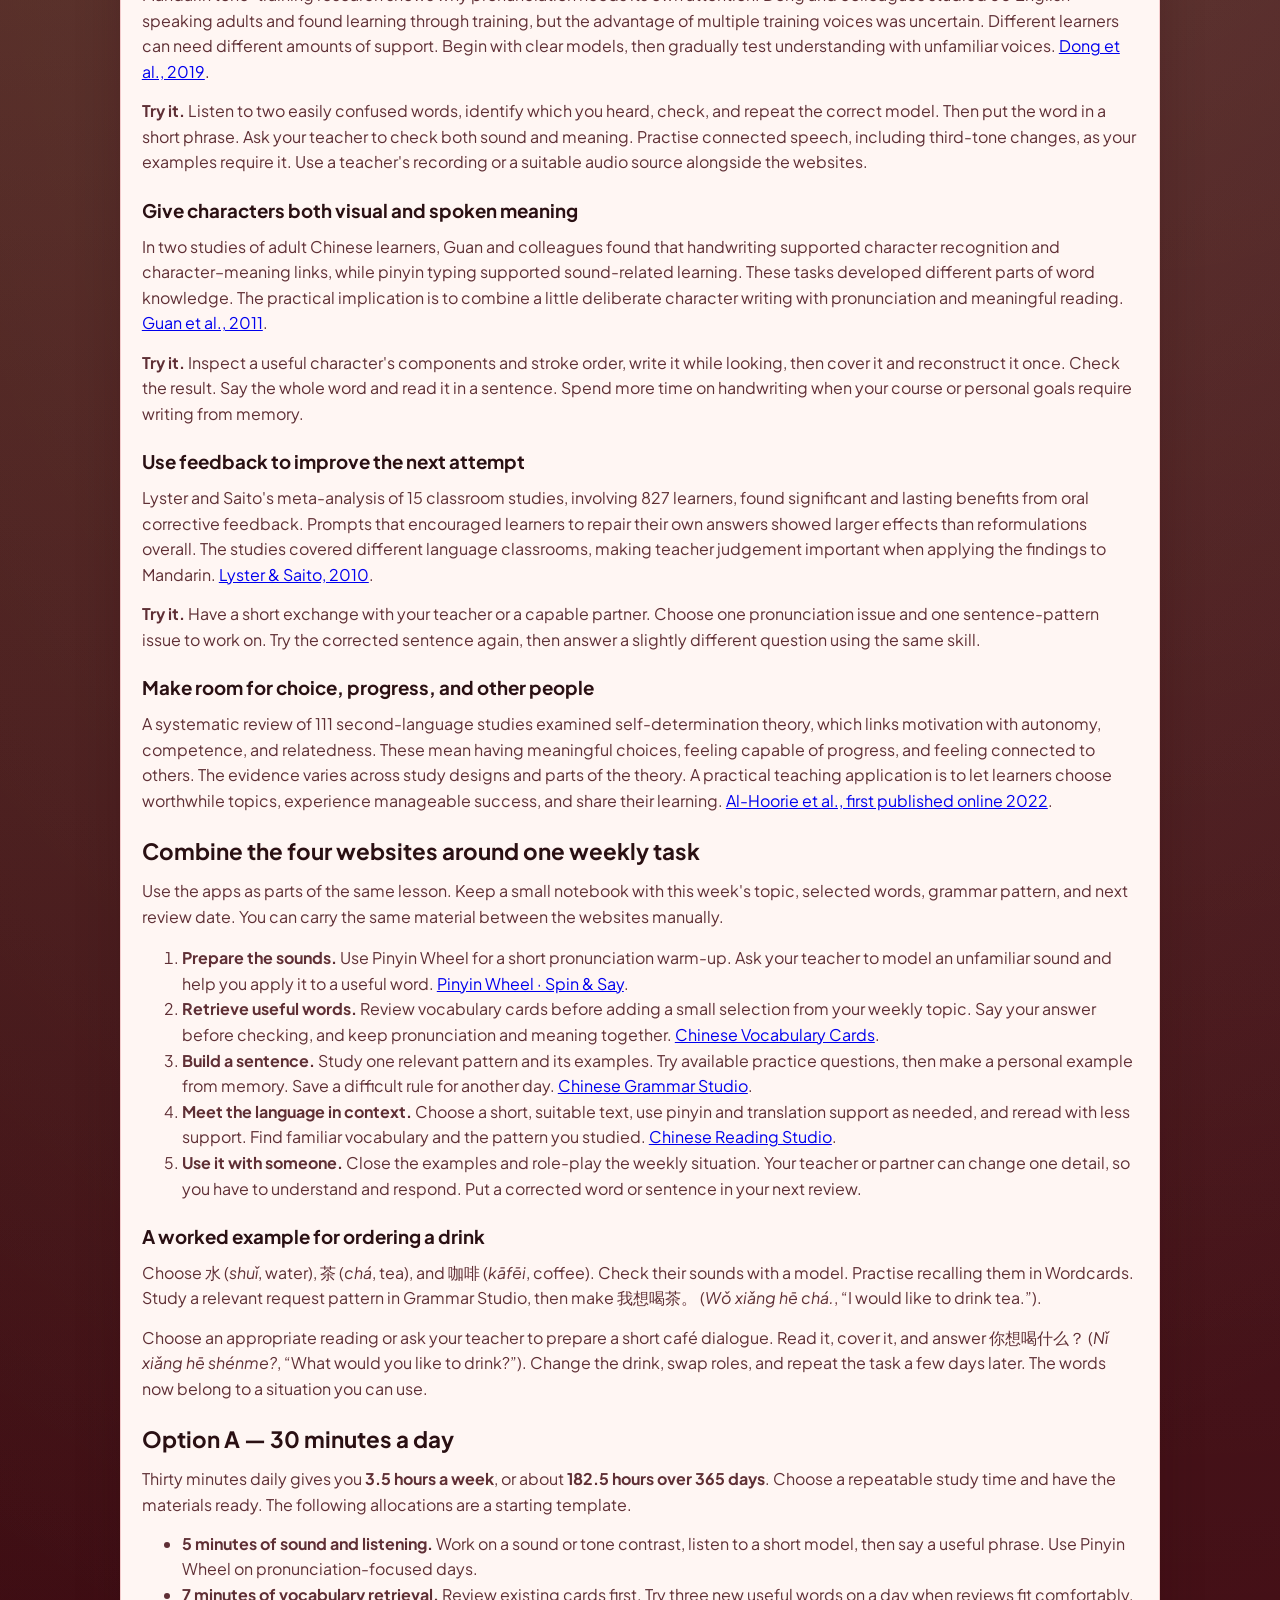
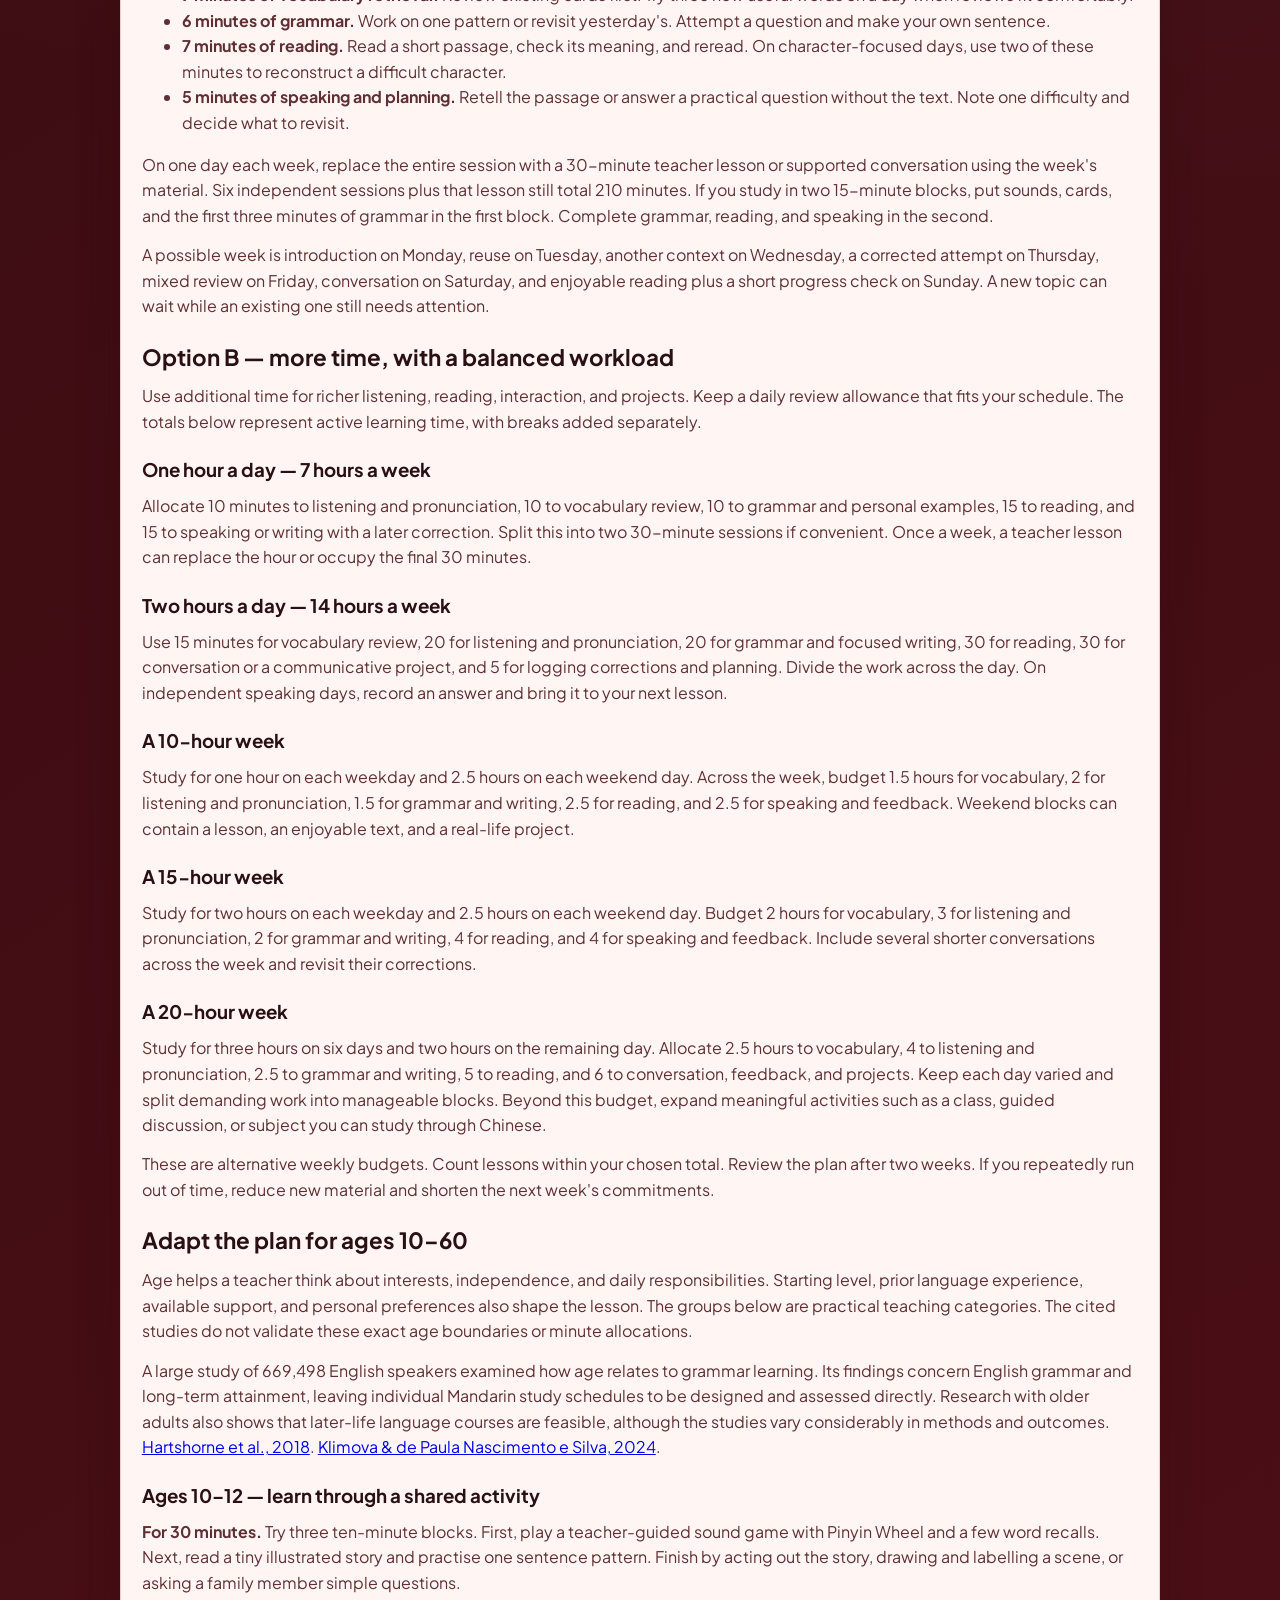
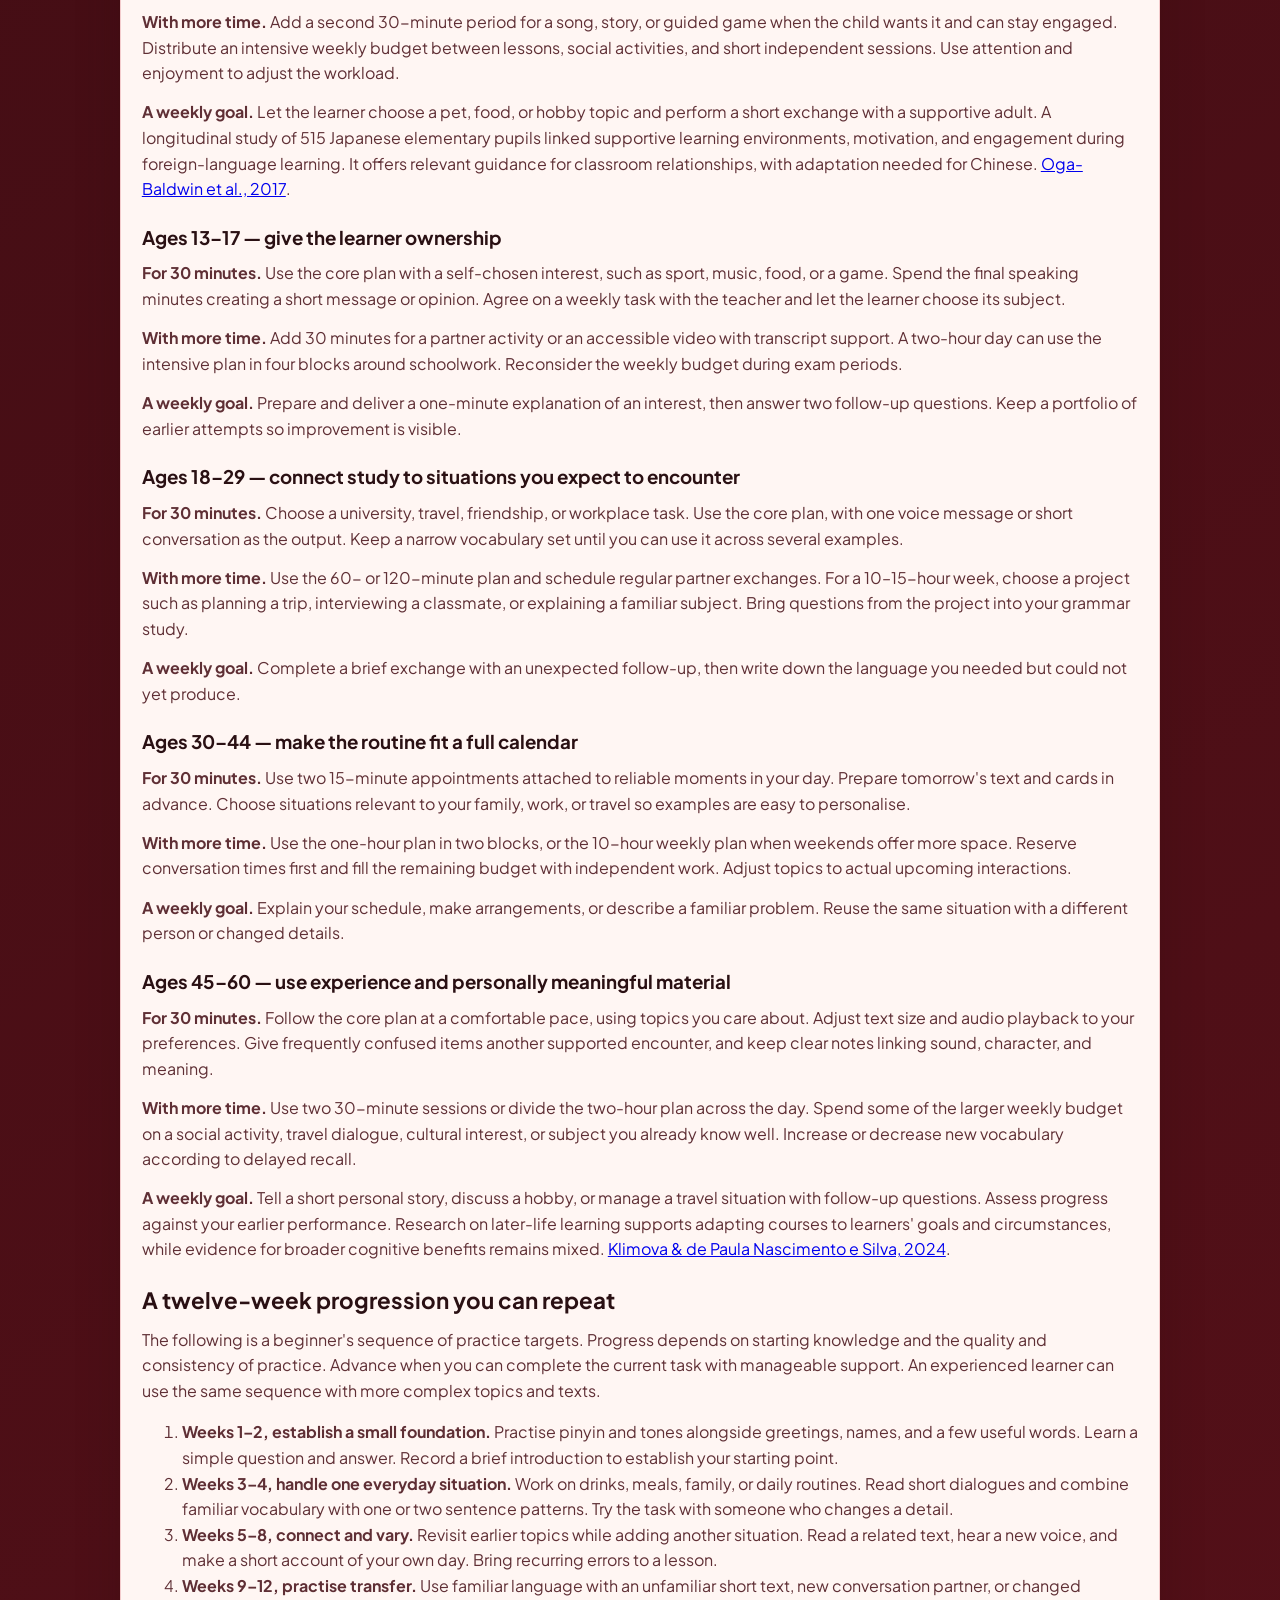
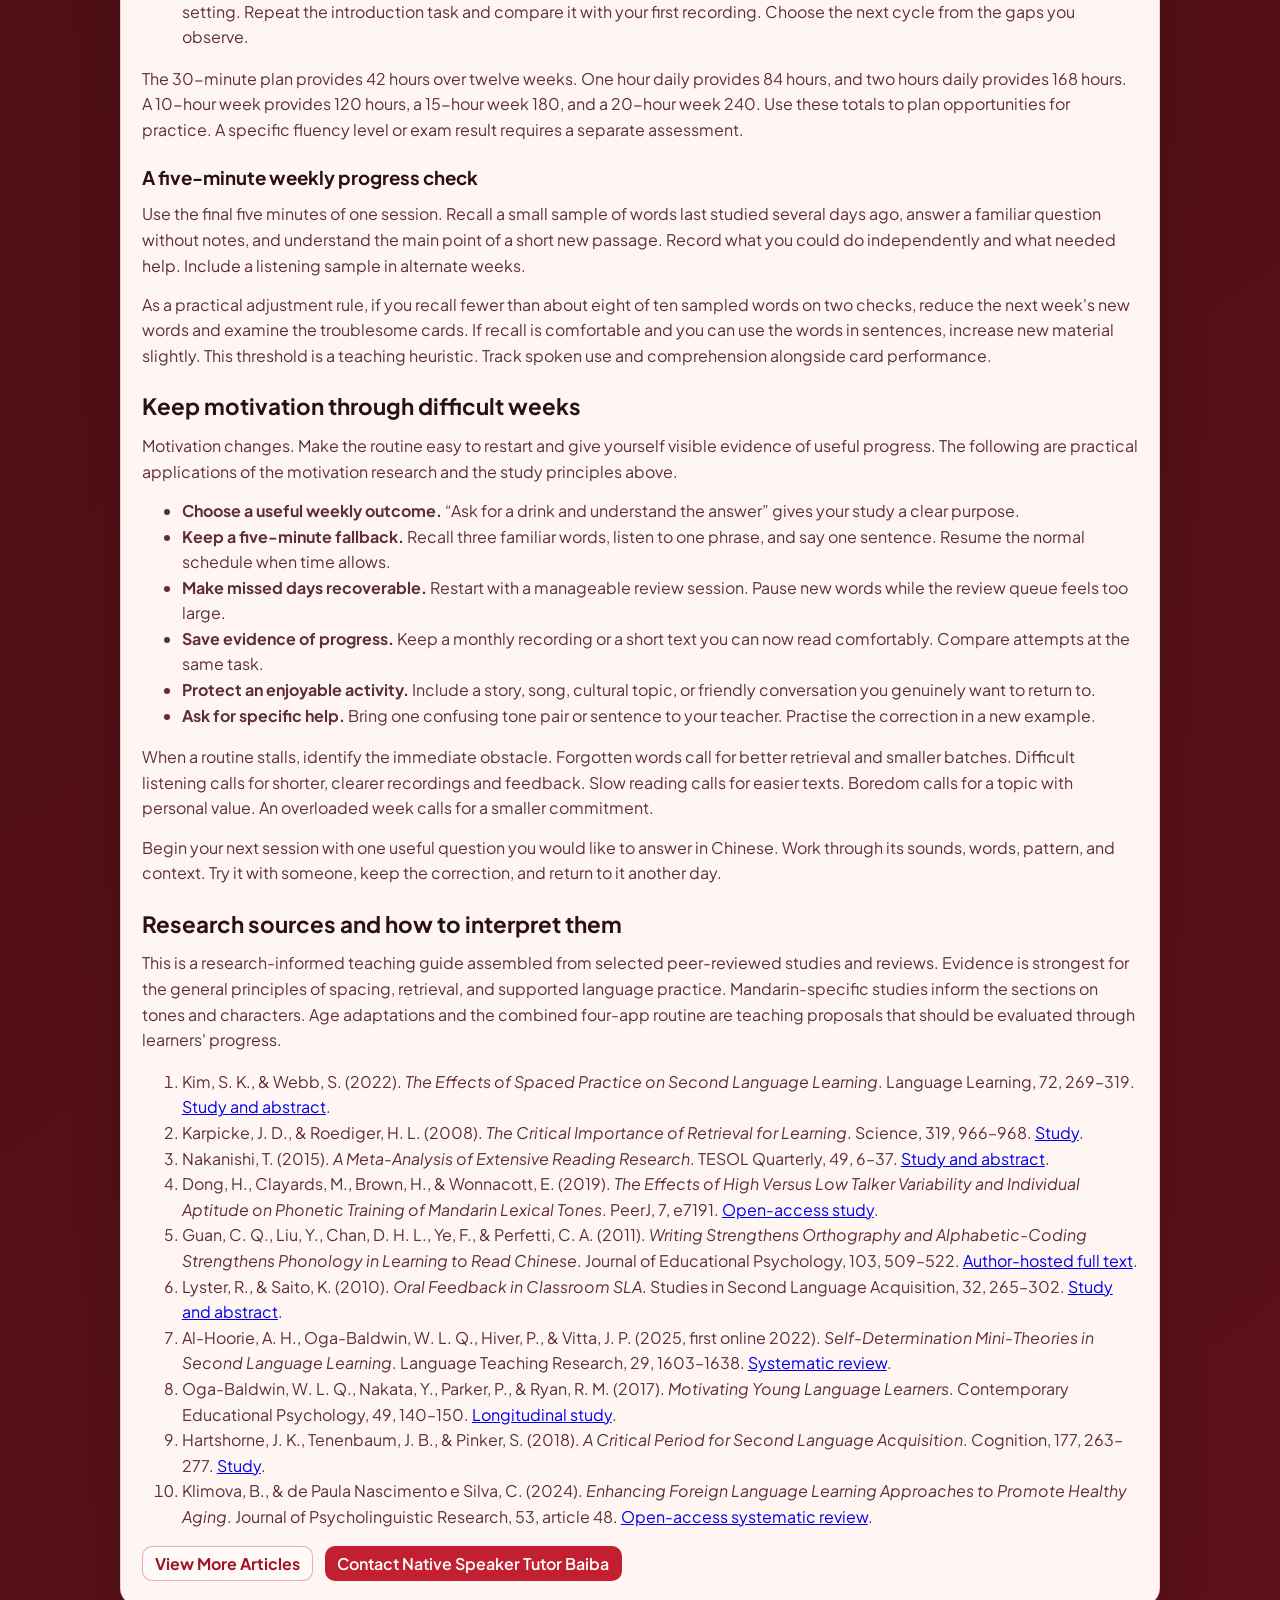
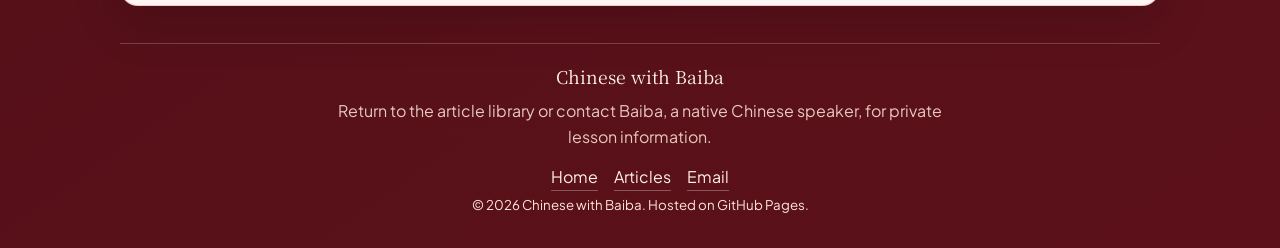
<file: articles/learn-chinese-effectively-stay-motivated.html>
<!DOCTYPE html>
<html lang="en">
<head>
  <meta charset="UTF-8">
  <meta name="viewport" content="width=device-width, initial-scale=1.0">
  <meta name="description" content="A research-informed Mandarin learning method for ages 10–60, combining Baiba&#x27;s four apps with practical 30-minute and intensive study plans.">
  <title>How to Learn Chinese Effectively and Stay Motivated at Any Age | Chinese with Baiba</title>
  <link rel="preconnect" href="https://fonts.googleapis.com">
  <link rel="preconnect" href="https://fonts.gstatic.com" crossorigin>
  <link href="https://fonts.googleapis.com/css2?family=Noto+Serif+SC:wght@500;700&family=Plus+Jakarta+Sans:wght@400;500;700&display=swap" rel="stylesheet">
  <link rel="stylesheet" href="../assets/css/styles.css">
  <!-- SEO:start -->
  <link rel="canonical" href="https://chinesewithbaiba.eu/articles/learn-chinese-effectively-stay-motivated.html">
  <meta property="og:site_name" content="Chinese with Baiba">
  <meta property="og:type" content="article">
  <meta property="og:url" content="https://chinesewithbaiba.eu/articles/learn-chinese-effectively-stay-motivated.html">
  <meta property="og:title" content="How to Learn Chinese Effectively and Stay Motivated at Any Age | Chinese with Baiba">
  <meta property="og:description" content="A research-informed Mandarin learning method for ages 10–60, combining Baiba&#x27;s four apps with practical 30-minute and intensive study plans.">
  <meta name="twitter:card" content="summary">
  <script type="application/ld+json">{"@context": "https://schema.org", "@type": "Article", "headline": "How to Learn Chinese Effectively and Stay Motivated at Any Age", "description": "A research-informed Mandarin learning method for ages 10–60, combining Baiba's four apps with practical 30-minute and intensive study plans.", "datePublished": "2026-11-15", "mainEntityOfPage": "https://chinesewithbaiba.eu/articles/learn-chinese-effectively-stay-motivated.html", "author": {"@type": "Person", "name": "Baiba", "url": "https://chinesewithbaiba.eu/"}}</script>
  <!-- SEO:end -->
</head>
<body>
  <a class="skip-link" href="#mainContent">Skip to main content</a>
  <div class="bg-shape bg-shape-left" aria-hidden="true"></div>
  <div class="bg-shape bg-shape-right" aria-hidden="true"></div>

  <nav class="wrapper top-nav fade-up" aria-label="Primary navigation">
    <a class="site-label site-home-link" href="../index.html">chinesewithbaiba.eu</a>
    <div class="nav-links">
      <a class="nav-link" href="../index.html">Home</a>
      <a class="nav-link" href="../articles.html" aria-current="page">Articles</a>
      <a class="nav-link" href="../index.html#apps">Apps</a>
      <a class="nav-link" href="../index.html#contact">Contact</a>
    </div>
  </nav>

  <main class="wrapper article-layout" id="mainContent">
    <article class="panel fade-up delay-1">
      <p class="article-breadcrumb"><a class="back-link" href="../articles.html">Back to Article Library</a></p>
      <h1 id="articleTitle">How to Learn Chinese Effectively and Stay Motivated at Any Age</h1>
      <p id="articleMeta" class="article-meta">2026-11-15</p>
      <div id="articleTags" class="article-tags"><span class="article-tag">Study Method</span><span class="article-tag">Study Plan</span><span class="article-tag">Motivation</span><span class="article-tag">Research</span></div>
      <div id="articleBody" class="article-body"><p>You have half an hour, a busy life, and a genuine wish to speak Chinese. Where should that time go? A productive routine gives you repeated opportunities to understand something, recall it, use it, and get help with what went wrong. The same small set of useful language can connect your pronunciation, vocabulary, grammar, reading, and conversations.</p>
<p>This guide focuses on Mandarin Chinese. It draws on peer-reviewed language-learning research and offers a practical teaching synthesis. The minute allocations, age groups, and weekly targets below are adjustable starting points. Research establishes useful principles, while your progress tells you how to apply them.</p>
<p><strong>Start here.</strong> Choose one situation you want to handle this week, such as ordering a drink. Practise its words and sounds, study one sentence pattern, read a short related text, and use the language with another person. Return to it on later days.</p>
<nav aria-label="Article contents">
  <ul>
    <li><a href="#evidence">What the research tells us</a></li>
    <li><a href="#apps">Combine the four learning websites</a></li>
    <li><a href="#thirty-minutes">The 30-minute plan</a></li>
    <li><a href="#intensive">Plans for 1–2 hours a day and 10–20 hours a week</a></li>
    <li><a href="#ages">Adapt the plan for ages 10–60</a></li>
    <li><a href="#twelve-weeks">A twelve-week progression</a></li>
    <li><a href="#motivation">Keep motivation through difficult weeks</a></li>
    <li><a href="#sources">Research sources</a></li>
  </ul>
</nav>

<h2 id="evidence">What the research tells us</h2>
<h3>Spread learning across days</h3>
<p>Kim and Webb's 2022 meta-analysis combined 48 experiments involving 3,411 learners. Spaced practice had a medium-to-large effect on second-language learning. Longer gaps helped delayed retention more than shorter gaps, while equally spaced and expanding schedules performed similarly overall. A meta-analysis combines results across studies, giving us a broader picture than one classroom experiment. <a href="https://doi.org/10.1111/lang.12479">Kim &amp; Webb, 2022</a>.</p>
<p><strong>Try it.</strong> Learn a small set today, retrieve it tomorrow, and revisit it later in the week and the following week. A possible manual schedule is days 1, 2, 4, 8, and 15. Adjust the gaps after mistakes. This example is a planning aid, with the exact timing left to your recall and the app's review schedule.</p>

<h3>Attempt an answer before revealing it</h3>
<p>Karpicke and Roediger's vocabulary experiment found that continued retrieval after an initial correct answer improved delayed recall. Repeated study after success contributed much less in that experiment. Its material was foreign-language word pairs, so the direct evidence concerns vocabulary memory. Conversation also requires listening, sentence building, and interaction. <a href="https://doi.org/10.1126/science.1152408">Karpicke &amp; Roediger, 2008</a>.</p>
<p><strong>Try it.</strong> See a meaning or picture, say the Chinese word with its tone, then check. In another round, see the characters and retrieve their meaning and pronunciation. After a mistake, inspect the answer, say it correctly, and try again after a few intervening items. Only mark an answer successful when you actually produced it.</p>

<h3>Read material you can mostly understand</h3>
<p>Nakanishi's meta-analysis included 34 studies and 3,942 participants. Extensive reading produced a medium advantage in comparisons between groups, with an effect size of <em>d</em> = 0.46. This measures a difference in standard-deviation units. The research supports regular accessible reading across second-language settings, with Mandarin-specific outcomes depending on the learners and materials. <a href="https://doi.org/10.1002/tesq.157">Nakanishi, 2015</a>.</p>
<p><strong>Try it.</strong> Choose a short text whose main message you can follow. Read for meaning, check a few important words, then read again. If almost every sentence requires translation, select an easier text. Beginners can start with a teacher-prepared four-line dialogue. Later, include longer reading sessions that allow you to enjoy a story.</p>

<h3>Train your ear and your voice together</h3>
<p>Mandarin tone-training research shows why pronunciation needs its own attention. Dong and colleagues studied 60 English-speaking adults and found learning through training, but the advantage of multiple training voices was uncertain. Different learners can need different amounts of support. Begin with clear models, then gradually test understanding with unfamiliar voices. <a href="https://doi.org/10.7717/peerj.7191">Dong et al., 2019</a>.</p>
<p><strong>Try it.</strong> Listen to two easily confused words, identify which you heard, check, and repeat the correct model. Then put the word in a short phrase. Ask your teacher to check both sound and meaning. Practise connected speech, including third-tone changes, as your examples require it. Use a teacher's recording or a suitable audio source alongside the websites.</p>

<h3>Give characters both visual and spoken meaning</h3>
<p>In two studies of adult Chinese learners, Guan and colleagues found that handwriting supported character recognition and character–meaning links, while pinyin typing supported sound-related learning. These tasks developed different parts of word knowledge. The practical implication is to combine a little deliberate character writing with pronunciation and meaningful reading. <a href="https://sites.pitt.edu/~perfetti/PDF/Writing%20strengthens%20Guan%20JEP.pdf">Guan et al., 2011</a>.</p>
<p><strong>Try it.</strong> Inspect a useful character's components and stroke order, write it while looking, then cover it and reconstruct it once. Check the result. Say the whole word and read it in a sentence. Spend more time on handwriting when your course or personal goals require writing from memory.</p>

<h3>Use feedback to improve the next attempt</h3>
<p>Lyster and Saito's meta-analysis of 15 classroom studies, involving 827 learners, found significant and lasting benefits from oral corrective feedback. Prompts that encouraged learners to repair their own answers showed larger effects than reformulations overall. The studies covered different language classrooms, making teacher judgement important when applying the findings to Mandarin. <a href="https://doi.org/10.1017/S0272263109990520">Lyster &amp; Saito, 2010</a>.</p>
<p><strong>Try it.</strong> Have a short exchange with your teacher or a capable partner. Choose one pronunciation issue and one sentence-pattern issue to work on. Try the corrected sentence again, then answer a slightly different question using the same skill.</p>

<h3>Make room for choice, progress, and other people</h3>
<p>A systematic review of 111 second-language studies examined self-determination theory, which links motivation with autonomy, competence, and relatedness. These mean having meaningful choices, feeling capable of progress, and feeling connected to others. The evidence varies across study designs and parts of the theory. A practical teaching application is to let learners choose worthwhile topics, experience manageable success, and share their learning. <a href="https://doi.org/10.1177/13621688221102686">Al-Hoorie et al., first published online 2022</a>.</p>

<h2 id="apps">Combine the four websites around one weekly task</h2>
<p>Use the apps as parts of the same lesson. Keep a small notebook with this week's topic, selected words, grammar pattern, and next review date. You can carry the same material between the websites manually.</p>
<ol>
  <li><strong>Prepare the sounds.</strong> Use Pinyin Wheel for a short pronunciation warm-up. Ask your teacher to model an unfamiliar sound and help you apply it to a useful word. <a href="https://pinyinwheel.chinesewithbaiba.eu/">Pinyin Wheel · Spin &amp; Say</a>.</li>
  <li><strong>Retrieve useful words.</strong> Review vocabulary cards before adding a small selection from your weekly topic. Say your answer before checking, and keep pronunciation and meaning together. <a href="https://wordcards.chinesewithbaiba.eu/">Chinese Vocabulary Cards</a>.</li>
  <li><strong>Build a sentence.</strong> Study one relevant pattern and its examples. Try available practice questions, then make a personal example from memory. Save a difficult rule for another day. <a href="https://grammar.chinesewithbaiba.eu/">Chinese Grammar Studio</a>.</li>
  <li><strong>Meet the language in context.</strong> Choose a short, suitable text, use pinyin and translation support as needed, and reread with less support. Find familiar vocabulary and the pattern you studied. <a href="https://reading.chinesewithbaiba.eu/">Chinese Reading Studio</a>.</li>
  <li><strong>Use it with someone.</strong> Close the examples and role-play the weekly situation. Your teacher or partner can change one detail, so you have to understand and respond. Put a corrected word or sentence in your next review.</li>
</ol>
<h3>A worked example for ordering a drink</h3>
<p>Choose <span lang="zh-Hans">水</span> (<em>shuǐ</em>, water), <span lang="zh-Hans">茶</span> (<em>chá</em>, tea), and <span lang="zh-Hans">咖啡</span> (<em>kāfēi</em>, coffee). Check their sounds with a model. Practise recalling them in Wordcards. Study a relevant request pattern in Grammar Studio, then make <span lang="zh-Hans">我想喝茶。</span> (<em>Wǒ xiǎng hē chá.</em>, “I would like to drink tea.”).</p>
<p>Choose an appropriate reading or ask your teacher to prepare a short café dialogue. Read it, cover it, and answer <span lang="zh-Hans">你想喝什么？</span> (<em>Nǐ xiǎng hē shénme?</em>, “What would you like to drink?”). Change the drink, swap roles, and repeat the task a few days later. The words now belong to a situation you can use.</p>

<h2 id="thirty-minutes">Option A — 30 minutes a day</h2>
<p>Thirty minutes daily gives you <strong>3.5 hours a week</strong>, or about <strong>182.5 hours over 365 days</strong>. Choose a repeatable study time and have the materials ready. The following allocations are a starting template.</p>
<ul>
  <li><strong>5 minutes of sound and listening.</strong> Work on a sound or tone contrast, listen to a short model, then say a useful phrase. Use Pinyin Wheel on pronunciation-focused days.</li>
  <li><strong>7 minutes of vocabulary retrieval.</strong> Review existing cards first. Try three new useful words on a day when reviews fit comfortably.</li>
  <li><strong>6 minutes of grammar.</strong> Work on one pattern or revisit yesterday's. Attempt a question and make your own sentence.</li>
  <li><strong>7 minutes of reading.</strong> Read a short passage, check its meaning, and reread. On character-focused days, use two of these minutes to reconstruct a difficult character.</li>
  <li><strong>5 minutes of speaking and planning.</strong> Retell the passage or answer a practical question without the text. Note one difficulty and decide what to revisit.</li>
</ul>
<p>On one day each week, replace the entire session with a 30-minute teacher lesson or supported conversation using the week's material. Six independent sessions plus that lesson still total 210 minutes. If you study in two 15-minute blocks, put sounds, cards, and the first three minutes of grammar in the first block. Complete grammar, reading, and speaking in the second.</p>
<p>A possible week is introduction on Monday, reuse on Tuesday, another context on Wednesday, a corrected attempt on Thursday, mixed review on Friday, conversation on Saturday, and enjoyable reading plus a short progress check on Sunday. A new topic can wait while an existing one still needs attention.</p>

<h2 id="intensive">Option B — more time, with a balanced workload</h2>
<p>Use additional time for richer listening, reading, interaction, and projects. Keep a daily review allowance that fits your schedule. The totals below represent active learning time, with breaks added separately.</p>
<h3>One hour a day — 7 hours a week</h3>
<p>Allocate 10 minutes to listening and pronunciation, 10 to vocabulary review, 10 to grammar and personal examples, 15 to reading, and 15 to speaking or writing with a later correction. Split this into two 30-minute sessions if convenient. Once a week, a teacher lesson can replace the hour or occupy the final 30 minutes.</p>
<h3>Two hours a day — 14 hours a week</h3>
<p>Use 15 minutes for vocabulary review, 20 for listening and pronunciation, 20 for grammar and focused writing, 30 for reading, 30 for conversation or a communicative project, and 5 for logging corrections and planning. Divide the work across the day. On independent speaking days, record an answer and bring it to your next lesson.</p>
<h3>A 10-hour week</h3>
<p>Study for one hour on each weekday and 2.5 hours on each weekend day. Across the week, budget 1.5 hours for vocabulary, 2 for listening and pronunciation, 1.5 for grammar and writing, 2.5 for reading, and 2.5 for speaking and feedback. Weekend blocks can contain a lesson, an enjoyable text, and a real-life project.</p>
<h3>A 15-hour week</h3>
<p>Study for two hours on each weekday and 2.5 hours on each weekend day. Budget 2 hours for vocabulary, 3 for listening and pronunciation, 2 for grammar and writing, 4 for reading, and 4 for speaking and feedback. Include several shorter conversations across the week and revisit their corrections.</p>
<h3>A 20-hour week</h3>
<p>Study for three hours on six days and two hours on the remaining day. Allocate 2.5 hours to vocabulary, 4 to listening and pronunciation, 2.5 to grammar and writing, 5 to reading, and 6 to conversation, feedback, and projects. Keep each day varied and split demanding work into manageable blocks. Beyond this budget, expand meaningful activities such as a class, guided discussion, or subject you can study through Chinese.</p>
<p>These are alternative weekly budgets. Count lessons within your chosen total. Review the plan after two weeks. If you repeatedly run out of time, reduce new material and shorten the next week's commitments.</p>

<h2 id="ages">Adapt the plan for ages 10–60</h2>
<p>Age helps a teacher think about interests, independence, and daily responsibilities. Starting level, prior language experience, available support, and personal preferences also shape the lesson. The groups below are practical teaching categories. The cited studies do not validate these exact age boundaries or minute allocations.</p>
<p>A large study of 669,498 English speakers examined how age relates to grammar learning. Its findings concern English grammar and long-term attainment, leaving individual Mandarin study schedules to be designed and assessed directly. Research with older adults also shows that later-life language courses are feasible, although the studies vary considerably in methods and outcomes. <a href="https://doi.org/10.1016/j.cognition.2018.04.007">Hartshorne et al., 2018</a>. <a href="https://doi.org/10.1007/s10936-024-10088-3">Klimova &amp; de Paula Nascimento e Silva, 2024</a>.</p>

<h3>Ages 10–12 — learn through a shared activity</h3>
<p><strong>For 30 minutes.</strong> Try three ten-minute blocks. First, play a teacher-guided sound game with Pinyin Wheel and a few word recalls. Next, read a tiny illustrated story and practise one sentence pattern. Finish by acting out the story, drawing and labelling a scene, or asking a family member simple questions.</p>
<p><strong>With more time.</strong> Add a second 30-minute period for a song, story, or guided game when the child wants it and can stay engaged. Distribute an intensive weekly budget between lessons, social activities, and short independent sessions. Use attention and enjoyment to adjust the workload.</p>
<p><strong>A weekly goal.</strong> Let the learner choose a pet, food, or hobby topic and perform a short exchange with a supportive adult. A longitudinal study of 515 Japanese elementary pupils linked supportive learning environments, motivation, and engagement during foreign-language learning. It offers relevant guidance for classroom relationships, with adaptation needed for Chinese. <a href="https://doi.org/10.1016/j.cedpsych.2017.01.010">Oga-Baldwin et al., 2017</a>.</p>

<h3>Ages 13–17 — give the learner ownership</h3>
<p><strong>For 30 minutes.</strong> Use the core plan with a self-chosen interest, such as sport, music, food, or a game. Spend the final speaking minutes creating a short message or opinion. Agree on a weekly task with the teacher and let the learner choose its subject.</p>
<p><strong>With more time.</strong> Add 30 minutes for a partner activity or an accessible video with transcript support. A two-hour day can use the intensive plan in four blocks around schoolwork. Reconsider the weekly budget during exam periods.</p>
<p><strong>A weekly goal.</strong> Prepare and deliver a one-minute explanation of an interest, then answer two follow-up questions. Keep a portfolio of earlier attempts so improvement is visible.</p>

<h3>Ages 18–29 — connect study to situations you expect to encounter</h3>
<p><strong>For 30 minutes.</strong> Choose a university, travel, friendship, or workplace task. Use the core plan, with one voice message or short conversation as the output. Keep a narrow vocabulary set until you can use it across several examples.</p>
<p><strong>With more time.</strong> Use the 60- or 120-minute plan and schedule regular partner exchanges. For a 10–15-hour week, choose a project such as planning a trip, interviewing a classmate, or explaining a familiar subject. Bring questions from the project into your grammar study.</p>
<p><strong>A weekly goal.</strong> Complete a brief exchange with an unexpected follow-up, then write down the language you needed but could not yet produce.</p>

<h3>Ages 30–44 — make the routine fit a full calendar</h3>
<p><strong>For 30 minutes.</strong> Use two 15-minute appointments attached to reliable moments in your day. Prepare tomorrow's text and cards in advance. Choose situations relevant to your family, work, or travel so examples are easy to personalise.</p>
<p><strong>With more time.</strong> Use the one-hour plan in two blocks, or the 10-hour weekly plan when weekends offer more space. Reserve conversation times first and fill the remaining budget with independent work. Adjust topics to actual upcoming interactions.</p>
<p><strong>A weekly goal.</strong> Explain your schedule, make arrangements, or describe a familiar problem. Reuse the same situation with a different person or changed details.</p>

<h3>Ages 45–60 — use experience and personally meaningful material</h3>
<p><strong>For 30 minutes.</strong> Follow the core plan at a comfortable pace, using topics you care about. Adjust text size and audio playback to your preferences. Give frequently confused items another supported encounter, and keep clear notes linking sound, character, and meaning.</p>
<p><strong>With more time.</strong> Use two 30-minute sessions or divide the two-hour plan across the day. Spend some of the larger weekly budget on a social activity, travel dialogue, cultural interest, or subject you already know well. Increase or decrease new vocabulary according to delayed recall.</p>
<p><strong>A weekly goal.</strong> Tell a short personal story, discuss a hobby, or manage a travel situation with follow-up questions. Assess progress against your earlier performance. Research on later-life learning supports adapting courses to learners' goals and circumstances, while evidence for broader cognitive benefits remains mixed. <a href="https://doi.org/10.1007/s10936-024-10088-3">Klimova &amp; de Paula Nascimento e Silva, 2024</a>.</p>

<h2 id="twelve-weeks">A twelve-week progression you can repeat</h2>
<p>The following is a beginner's sequence of practice targets. Progress depends on starting knowledge and the quality and consistency of practice. Advance when you can complete the current task with manageable support. An experienced learner can use the same sequence with more complex topics and texts.</p>
<ol>
  <li><strong>Weeks 1–2, establish a small foundation.</strong> Practise pinyin and tones alongside greetings, names, and a few useful words. Learn a simple question and answer. Record a brief introduction to establish your starting point.</li>
  <li><strong>Weeks 3–4, handle one everyday situation.</strong> Work on drinks, meals, family, or daily routines. Read short dialogues and combine familiar vocabulary with one or two sentence patterns. Try the task with someone who changes a detail.</li>
  <li><strong>Weeks 5–8, connect and vary.</strong> Revisit earlier topics while adding another situation. Read a related text, hear a new voice, and make a short account of your own day. Bring recurring errors to a lesson.</li>
  <li><strong>Weeks 9–12, practise transfer.</strong> Use familiar language with an unfamiliar short text, new conversation partner, or changed setting. Repeat the introduction task and compare it with your first recording. Choose the next cycle from the gaps you observe.</li>
</ol>
<p>The 30-minute plan provides 42 hours over twelve weeks. One hour daily provides 84 hours, and two hours daily provides 168 hours. A 10-hour week provides 120 hours, a 15-hour week 180, and a 20-hour week 240. Use these totals to plan opportunities for practice. A specific fluency level or exam result requires a separate assessment.</p>
<h3>A five-minute weekly progress check</h3>
<p>Use the final five minutes of one session. Recall a small sample of words last studied several days ago, answer a familiar question without notes, and understand the main point of a short new passage. Record what you could do independently and what needed help. Include a listening sample in alternate weeks.</p>
<p>As a practical adjustment rule, if you recall fewer than about eight of ten sampled words on two checks, reduce the next week's new words and examine the troublesome cards. If recall is comfortable and you can use the words in sentences, increase new material slightly. This threshold is a teaching heuristic. Track spoken use and comprehension alongside card performance.</p>

<h2 id="motivation">Keep motivation through difficult weeks</h2>
<p>Motivation changes. Make the routine easy to restart and give yourself visible evidence of useful progress. The following are practical applications of the motivation research and the study principles above.</p>
<ul>
  <li><strong>Choose a useful weekly outcome.</strong> “Ask for a drink and understand the answer” gives your study a clear purpose.</li>
  <li><strong>Keep a five-minute fallback.</strong> Recall three familiar words, listen to one phrase, and say one sentence. Resume the normal schedule when time allows.</li>
  <li><strong>Make missed days recoverable.</strong> Restart with a manageable review session. Pause new words while the review queue feels too large.</li>
  <li><strong>Save evidence of progress.</strong> Keep a monthly recording or a short text you can now read comfortably. Compare attempts at the same task.</li>
  <li><strong>Protect an enjoyable activity.</strong> Include a story, song, cultural topic, or friendly conversation you genuinely want to return to.</li>
  <li><strong>Ask for specific help.</strong> Bring one confusing tone pair or sentence to your teacher. Practise the correction in a new example.</li>
</ul>
<p>When a routine stalls, identify the immediate obstacle. Forgotten words call for better retrieval and smaller batches. Difficult listening calls for shorter, clearer recordings and feedback. Slow reading calls for easier texts. Boredom calls for a topic with personal value. An overloaded week calls for a smaller commitment.</p>
<p>Begin your next session with one useful question you would like to answer in Chinese. Work through its sounds, words, pattern, and context. Try it with someone, keep the correction, and return to it another day.</p>

<h2 id="sources">Research sources and how to interpret them</h2>
<p>This is a research-informed teaching guide assembled from selected peer-reviewed studies and reviews. Evidence is strongest for the general principles of spacing, retrieval, and supported language practice. Mandarin-specific studies inform the sections on tones and characters. Age adaptations and the combined four-app routine are teaching proposals that should be evaluated through learners' progress.</p>
<ol>
  <li>Kim, S. K., &amp; Webb, S. (2022). <em>The Effects of Spaced Practice on Second Language Learning</em>. Language Learning, 72, 269–319. <a href="https://doi.org/10.1111/lang.12479">Study and abstract</a>.</li>
  <li>Karpicke, J. D., &amp; Roediger, H. L. (2008). <em>The Critical Importance of Retrieval for Learning</em>. Science, 319, 966–968. <a href="https://doi.org/10.1126/science.1152408">Study</a>.</li>
  <li>Nakanishi, T. (2015). <em>A Meta-Analysis of Extensive Reading Research</em>. TESOL Quarterly, 49, 6–37. <a href="https://doi.org/10.1002/tesq.157">Study and abstract</a>.</li>
  <li>Dong, H., Clayards, M., Brown, H., &amp; Wonnacott, E. (2019). <em>The Effects of High Versus Low Talker Variability and Individual Aptitude on Phonetic Training of Mandarin Lexical Tones</em>. PeerJ, 7, e7191. <a href="https://doi.org/10.7717/peerj.7191">Open-access study</a>.</li>
  <li>Guan, C. Q., Liu, Y., Chan, D. H. L., Ye, F., &amp; Perfetti, C. A. (2011). <em>Writing Strengthens Orthography and Alphabetic-Coding Strengthens Phonology in Learning to Read Chinese</em>. Journal of Educational Psychology, 103, 509–522. <a href="https://sites.pitt.edu/~perfetti/PDF/Writing%20strengthens%20Guan%20JEP.pdf">Author-hosted full text</a>.</li>
  <li>Lyster, R., &amp; Saito, K. (2010). <em>Oral Feedback in Classroom SLA</em>. Studies in Second Language Acquisition, 32, 265–302. <a href="https://doi.org/10.1017/S0272263109990520">Study and abstract</a>.</li>
  <li>Al-Hoorie, A. H., Oga-Baldwin, W. L. Q., Hiver, P., &amp; Vitta, J. P. (2025, first online 2022). <em>Self-Determination Mini-Theories in Second Language Learning</em>. Language Teaching Research, 29, 1603–1638. <a href="https://doi.org/10.1177/13621688221102686">Systematic review</a>.</li>
  <li>Oga-Baldwin, W. L. Q., Nakata, Y., Parker, P., &amp; Ryan, R. M. (2017). <em>Motivating Young Language Learners</em>. Contemporary Educational Psychology, 49, 140–150. <a href="https://doi.org/10.1016/j.cedpsych.2017.01.010">Longitudinal study</a>.</li>
  <li>Hartshorne, J. K., Tenenbaum, J. B., &amp; Pinker, S. (2018). <em>A Critical Period for Second Language Acquisition</em>. Cognition, 177, 263–277. <a href="https://doi.org/10.1016/j.cognition.2018.04.007">Study</a>.</li>
  <li>Klimova, B., &amp; de Paula Nascimento e Silva, C. (2024). <em>Enhancing Foreign Language Learning Approaches to Promote Healthy Aging</em>. Journal of Psycholinguistic Research, 53, article 48. <a href="https://doi.org/10.1007/s10936-024-10088-3">Open-access systematic review</a>.</li>
</ol>
</div>
      <p class="section-actions">
        <a class="outline-link" href="../articles.html">View More Articles</a>
        <a class="app-link secondary-action" href="../index.html#contact">Contact Native Speaker Tutor Baiba</a>
      </p>
    </article>
  </main>

  <footer class="site-footer wrapper fade-up delay-4">
    <div class="footer-content">
      <p class="footer-title">Chinese with Baiba</p>
      <p class="footer-copy">Return to the article library or contact Baiba, a native Chinese speaker, for private lesson information.</p>
      <div class="footer-links" aria-label="Footer links">
        <a href="../index.html">Home</a>
        <a href="../articles.html">Articles</a>
        <a href="mailto:Chinesewithbaiba@gmail.com">Email</a>
      </div>
      <small>&copy; <span id="year"></span> Chinese with Baiba. Hosted on GitHub Pages.</small>
    </div>
  </footer>

  <script src="../assets/js/main.js"></script>
</body>
</html>
</file>
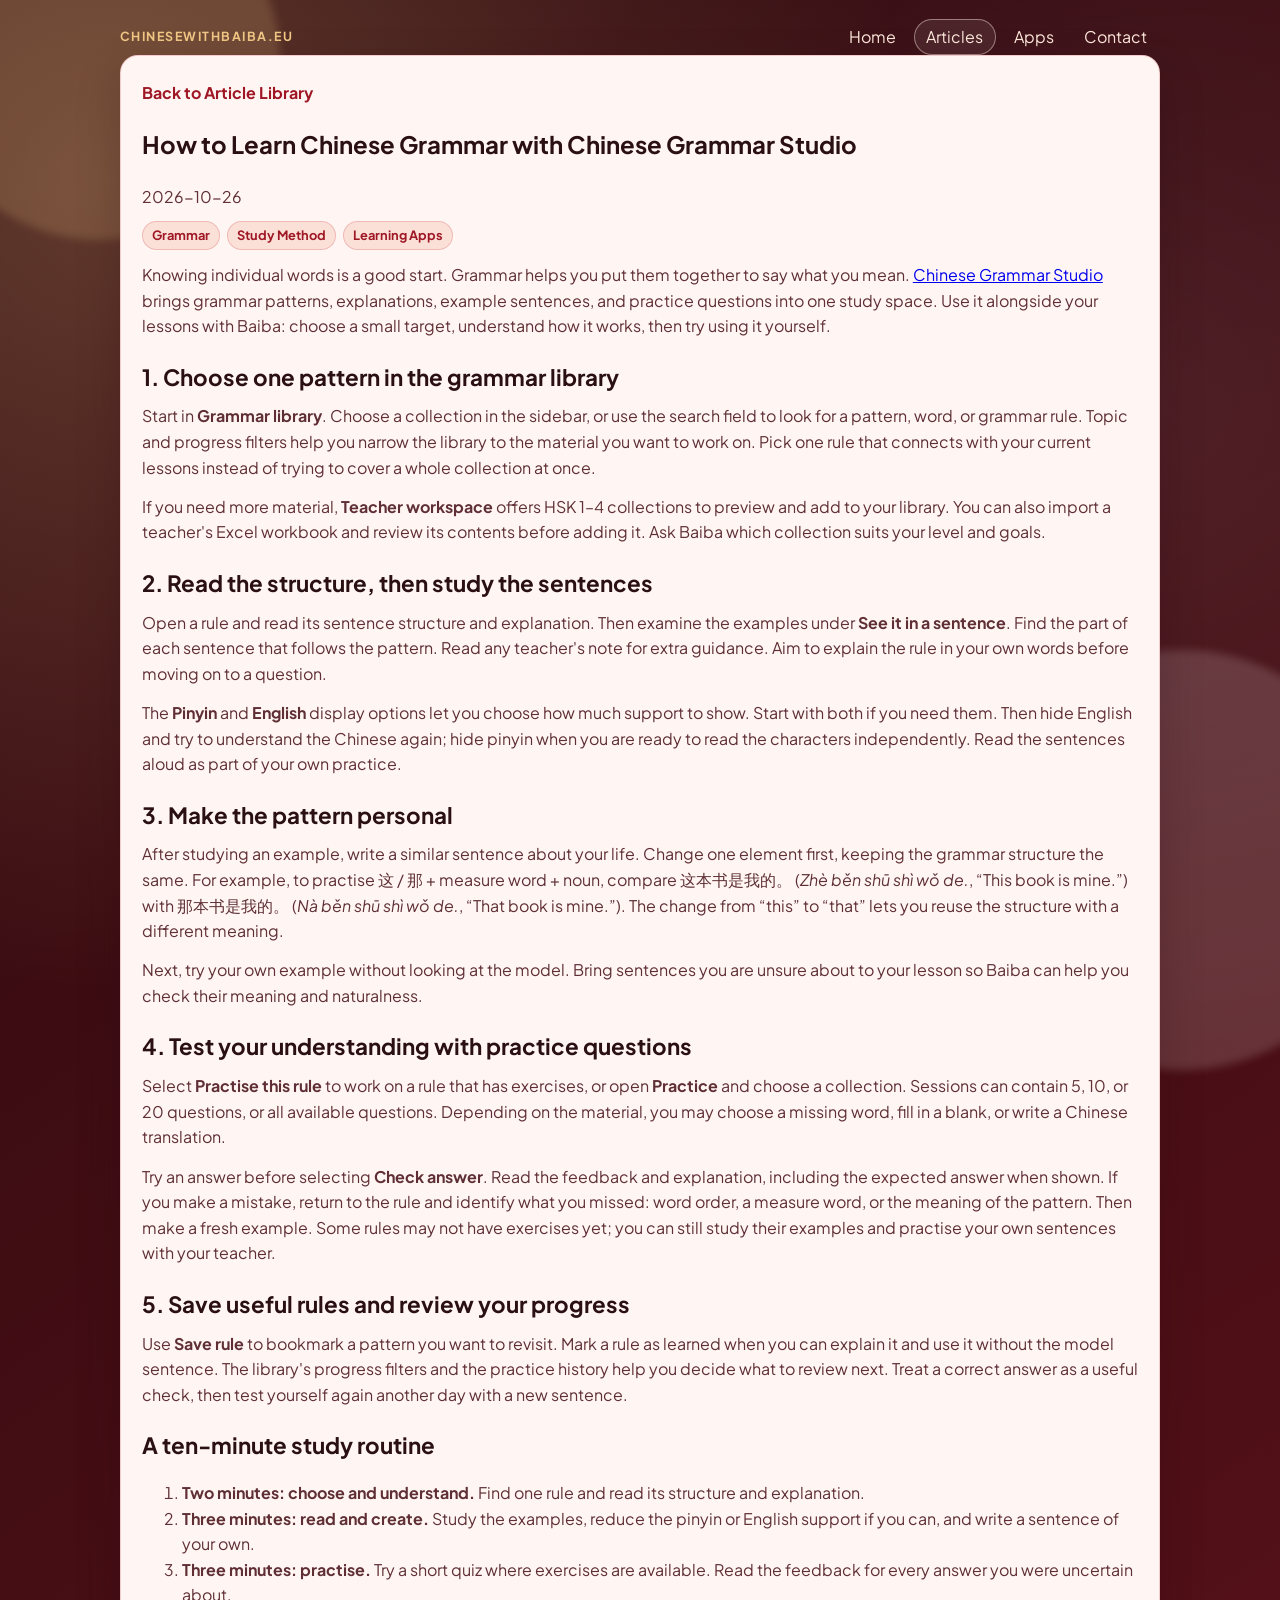
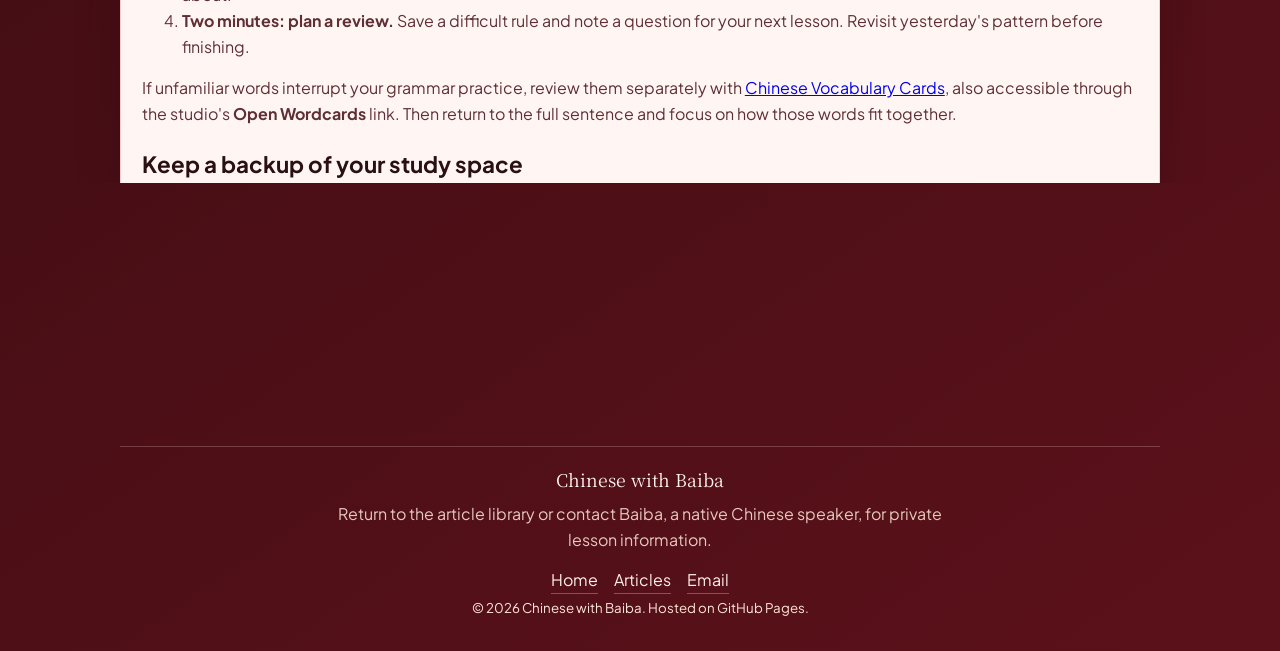
<file: articles/learn-chinese-with-grammar-studio.html>
<!DOCTYPE html>
<html lang="en">
<head>
  <meta charset="UTF-8">
  <meta name="viewport" content="width=device-width, initial-scale=1.0">
  <meta name="description" content="Find a grammar pattern, study examples, practise with quizzes, and build a short review routine in Chinese Grammar Studio.">
  <title>How to Learn Chinese Grammar with Chinese Grammar Studio | Chinese with Baiba</title>
  <link rel="preconnect" href="https://fonts.googleapis.com">
  <link rel="preconnect" href="https://fonts.gstatic.com" crossorigin>
  <link href="https://fonts.googleapis.com/css2?family=Noto+Serif+SC:wght@500;700&family=Plus+Jakarta+Sans:wght@400;500;700&display=swap" rel="stylesheet">
  <link rel="stylesheet" href="../assets/css/styles.css">
  <!-- SEO:start -->
  <link rel="canonical" href="https://chinesewithbaiba.eu/articles/learn-chinese-with-grammar-studio.html">
  <meta property="og:site_name" content="Chinese with Baiba">
  <meta property="og:type" content="article">
  <meta property="og:url" content="https://chinesewithbaiba.eu/articles/learn-chinese-with-grammar-studio.html">
  <meta property="og:title" content="How to Learn Chinese Grammar with Chinese Grammar Studio | Chinese with Baiba">
  <meta property="og:description" content="Find a grammar pattern, study examples, practise with quizzes, and build a short review routine in Chinese Grammar Studio.">
  <meta name="twitter:card" content="summary">
  <script type="application/ld+json">{"@context": "https://schema.org", "@type": "Article", "headline": "How to Learn Chinese Grammar with Chinese Grammar Studio", "description": "Find a grammar pattern, study examples, practise with quizzes, and build a short review routine in Chinese Grammar Studio.", "datePublished": "2026-10-26", "mainEntityOfPage": "https://chinesewithbaiba.eu/articles/learn-chinese-with-grammar-studio.html", "author": {"@type": "Person", "name": "Baiba", "url": "https://chinesewithbaiba.eu/"}}</script>
  <!-- SEO:end -->
</head>
<body>
  <a class="skip-link" href="#mainContent">Skip to main content</a>
  <div class="bg-shape bg-shape-left" aria-hidden="true"></div>
  <div class="bg-shape bg-shape-right" aria-hidden="true"></div>

  <nav class="wrapper top-nav fade-up" aria-label="Primary navigation">
    <a class="site-label site-home-link" href="../index.html">chinesewithbaiba.eu</a>
    <div class="nav-links">
      <a class="nav-link" href="../index.html">Home</a>
      <a class="nav-link" href="../articles.html" aria-current="page">Articles</a>
      <a class="nav-link" href="../index.html#apps">Apps</a>
      <a class="nav-link" href="../index.html#contact">Contact</a>
    </div>
  </nav>

  <main class="wrapper article-layout" id="mainContent">
    <article class="panel fade-up delay-1">
      <p class="article-breadcrumb"><a class="back-link" href="../articles.html">Back to Article Library</a></p>
      <h1 id="articleTitle">How to Learn Chinese Grammar with Chinese Grammar Studio</h1>
      <p id="articleMeta" class="article-meta">2026-10-26</p>
      <div id="articleTags" class="article-tags"><span class="article-tag">Grammar</span><span class="article-tag">Study Method</span><span class="article-tag">Learning Apps</span></div>
      <div id="articleBody" class="article-body"><p>
  Knowing individual words is a good start. Grammar helps you put them together to say what you mean.
  <a href="https://grammar.chinesewithbaiba.eu/">Chinese Grammar Studio</a> brings grammar patterns,
  explanations, example sentences, and practice questions into one study space. Use it alongside
  your lessons with Baiba: choose a small target, understand how it works, then try using it yourself.
</p>

<h2>1. Choose one pattern in the grammar library</h2>
<p>
  Start in <strong>Grammar library</strong>. Choose a collection in the sidebar, or use the search
  field to look for a pattern, word, or grammar rule. Topic and progress filters help you narrow
  the library to the material you want to work on. Pick one rule that connects with your current
  lessons instead of trying to cover a whole collection at once.
</p>
<p>
  If you need more material, <strong>Teacher workspace</strong> offers HSK 1–4 collections to preview
  and add to your library. You can also import a teacher's Excel workbook and review its contents
  before adding it. Ask Baiba which collection suits your level and goals.
</p>

<h2>2. Read the structure, then study the sentences</h2>
<p>
  Open a rule and read its sentence structure and explanation. Then examine the examples under
  <strong>See it in a sentence</strong>. Find the part of each sentence that follows the pattern.
  Read any teacher's note for extra guidance. Aim to explain the rule in your own words before
  moving on to a question.
</p>
<p>
  The <strong>Pinyin</strong> and <strong>English</strong> display options let you choose how much
  support to show. Start with both if you need them. Then hide English and try to understand the
  Chinese again; hide pinyin when you are ready to read the characters independently. Read the
  sentences aloud as part of your own practice.
</p>

<h2>3. Make the pattern personal</h2>
<p>
  After studying an example, write a similar sentence about your life. Change one element first,
  keeping the grammar structure the same. For example, to practise
  <span lang="zh-Hans">这 / 那 + measure word + noun</span>, compare
  <span lang="zh-Hans">这本书是我的。</span> (<em>Zhè běn shū shì wǒ de.</em>, “This book is mine.”)
  with <span lang="zh-Hans">那本书是我的。</span> (<em>Nà běn shū shì wǒ de.</em>, “That book is mine.”).
  The change from “this” to “that” lets you reuse the structure with a different meaning.
</p>
<p>
  Next, try your own example without looking at the model. Bring sentences you are unsure about
  to your lesson so Baiba can help you check their meaning and naturalness.
</p>

<h2>4. Test your understanding with practice questions</h2>
<p>
  Select <strong>Practise this rule</strong> to work on a rule that has exercises, or open
  <strong>Practice</strong> and choose a collection. Sessions can contain 5, 10, or 20 questions,
  or all available questions. Depending on the material, you may choose a missing word, fill in
  a blank, or write a Chinese translation.
</p>
<p>
  Try an answer before selecting <strong>Check answer</strong>. Read the feedback and explanation,
  including the expected answer when shown. If you make a mistake, return to the rule and identify
  what you missed: word order, a measure word, or the meaning of the pattern. Then make a fresh
  example. Some rules may not have exercises yet; you can still study their examples and practise
  your own sentences with your teacher.
</p>

<h2>5. Save useful rules and review your progress</h2>
<p>
  Use <strong>Save rule</strong> to bookmark a pattern you want to revisit. Mark a rule as learned
  when you can explain it and use it without the model sentence. The library's progress filters
  and the practice history help you decide what to review next. Treat a correct answer as a useful
  check, then test yourself again another day with a new sentence.
</p>

<h2>A ten-minute study routine</h2>
<ol>
  <li><strong>Two minutes: choose and understand.</strong> Find one rule and read its structure
    and explanation.</li>
  <li><strong>Three minutes: read and create.</strong> Study the examples, reduce the pinyin or
    English support if you can, and write a sentence of your own.</li>
  <li><strong>Three minutes: practise.</strong> Try a short quiz where exercises are available.
    Read the feedback for every answer you were uncertain about.</li>
  <li><strong>Two minutes: plan a review.</strong> Save a difficult rule and note a question for
    your next lesson. Revisit yesterday's pattern before finishing.</li>
</ol>
<p>
  If unfamiliar words interrupt your grammar practice, review them separately with
  <a href="https://wordcards.chinesewithbaiba.eu/">Chinese Vocabulary Cards</a>, also accessible
  through the studio's <strong>Open Wordcards</strong> link. Then return to the full sentence
  and focus on how those words fit together.
</p>

<h2>Keep a backup of your study space</h2>
<p>
  Grammar Studio stores your rules, exercises, saved patterns, and progress in the browser on
  your device. In <strong>Teacher workspace</strong>, use <strong>Download backup</strong> to keep
  a copy, especially before changing devices or clearing browser data. <strong>Restore backup</strong>
  replaces the collections and progress on the destination device, so download its current backup
  first if you want to keep that work too.
</p>
<p>
  <a href="https://grammar.chinesewithbaiba.eu/">Open Chinese Grammar Studio</a> and begin with
  one pattern from your current lesson. Keep returning to it until you can use it in a sentence
  that matters to you.
</p>
</div>
      <p class="section-actions">
        <a class="outline-link" href="../articles.html">View More Articles</a>
        <a class="app-link secondary-action" href="../index.html#contact">Contact Native Speaker Tutor Baiba</a>
      </p>
    </article>
  </main>

  <footer class="site-footer wrapper fade-up delay-4">
    <div class="footer-content">
      <p class="footer-title">Chinese with Baiba</p>
      <p class="footer-copy">Return to the article library or contact Baiba, a native Chinese speaker, for private lesson information.</p>
      <div class="footer-links" aria-label="Footer links">
        <a href="../index.html">Home</a>
        <a href="../articles.html">Articles</a>
        <a href="mailto:Chinesewithbaiba@gmail.com">Email</a>
      </div>
      <small>&copy; <span id="year"></span> Chinese with Baiba. Hosted on GitHub Pages.</small>
    </div>
  </footer>

  <script src="../assets/js/main.js"></script>
</body>
</html>
</file>
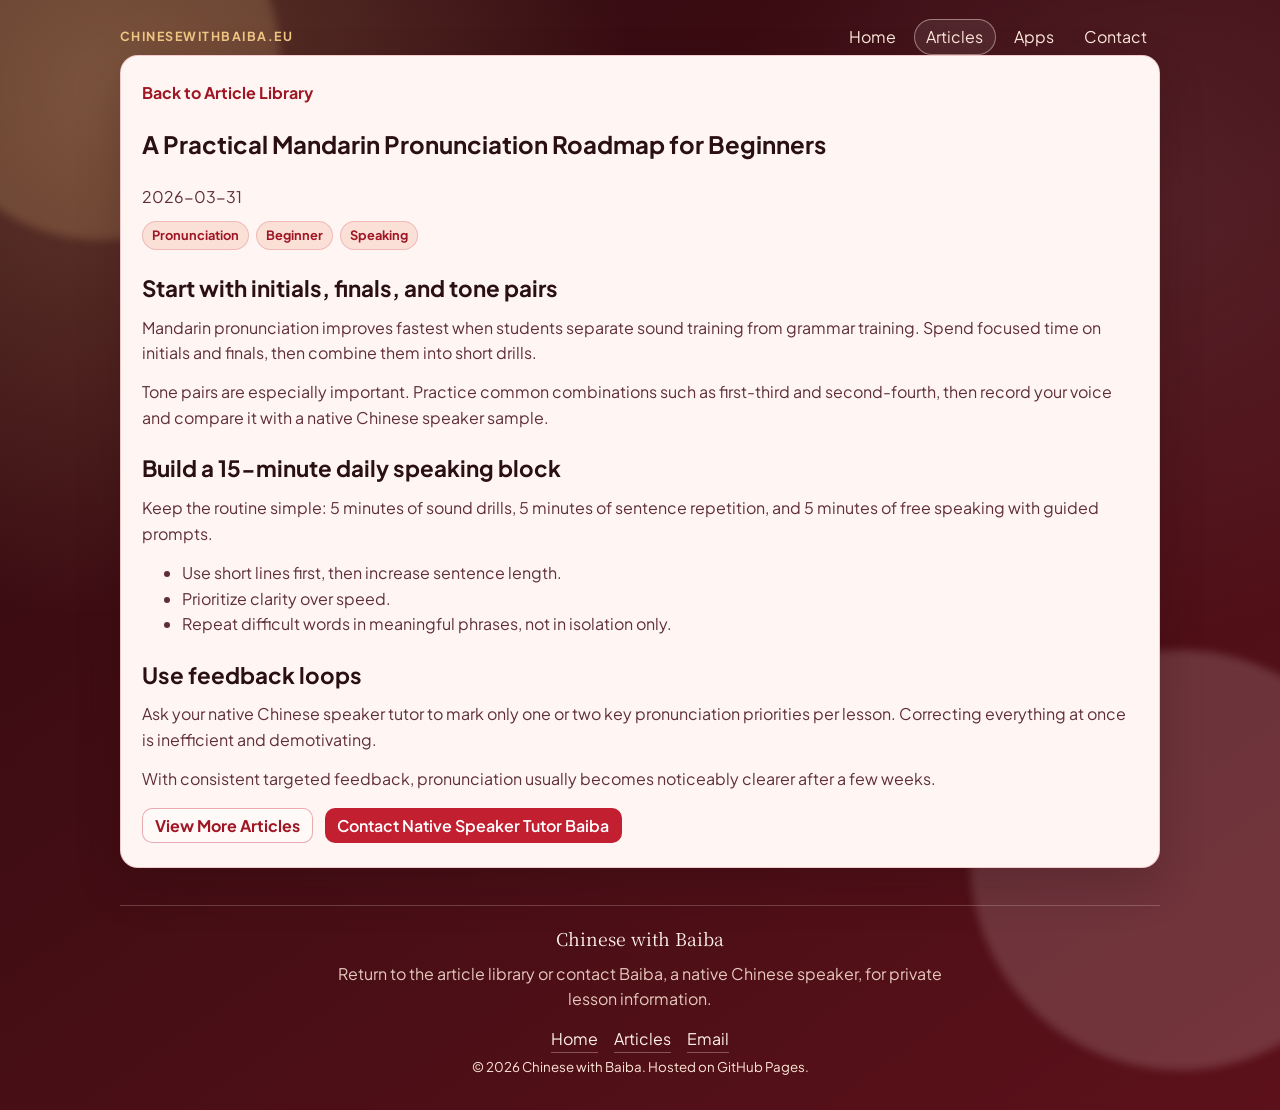
<file: articles/mandarin-pronunciation-roadmap.html>
<!DOCTYPE html>
<html lang="en">
<head>
  <meta charset="UTF-8">
  <meta name="viewport" content="width=device-width, initial-scale=1.0">
  <meta name="description" content="A step-by-step plan with native Chinese speaker guidance to build strong pronunciation habits from day one.">
  <title>A Practical Mandarin Pronunciation Roadmap for Beginners | Chinese with Baiba</title>
  <link rel="preconnect" href="https://fonts.googleapis.com">
  <link rel="preconnect" href="https://fonts.gstatic.com" crossorigin>
  <link href="https://fonts.googleapis.com/css2?family=Noto+Serif+SC:wght@500;700&family=Plus+Jakarta+Sans:wght@400;500;700&display=swap" rel="stylesheet">
  <link rel="stylesheet" href="../assets/css/styles.css">
  <!-- SEO:start -->
  <link rel="canonical" href="https://chinesewithbaiba.eu/articles/mandarin-pronunciation-roadmap.html">
  <meta property="og:site_name" content="Chinese with Baiba">
  <meta property="og:type" content="article">
  <meta property="og:url" content="https://chinesewithbaiba.eu/articles/mandarin-pronunciation-roadmap.html">
  <meta property="og:title" content="A Practical Mandarin Pronunciation Roadmap for Beginners | Chinese with Baiba">
  <meta property="og:description" content="A step-by-step plan with native Chinese speaker guidance to build strong pronunciation habits from day one.">
  <meta name="twitter:card" content="summary">
  <script type="application/ld+json">{"@context": "https://schema.org", "@type": "Article", "headline": "A Practical Mandarin Pronunciation Roadmap for Beginners", "description": "A step-by-step plan with native Chinese speaker guidance to build strong pronunciation habits from day one.", "datePublished": "2026-03-31", "mainEntityOfPage": "https://chinesewithbaiba.eu/articles/mandarin-pronunciation-roadmap.html", "author": {"@type": "Person", "name": "Baiba", "url": "https://chinesewithbaiba.eu/"}}</script>
  <!-- SEO:end -->
</head>
<body>
  <a class="skip-link" href="#mainContent">Skip to main content</a>
  <div class="bg-shape bg-shape-left" aria-hidden="true"></div>
  <div class="bg-shape bg-shape-right" aria-hidden="true"></div>

  <nav class="wrapper top-nav fade-up" aria-label="Primary navigation">
    <a class="site-label site-home-link" href="../index.html">chinesewithbaiba.eu</a>
    <div class="nav-links">
      <a class="nav-link" href="../index.html">Home</a>
      <a class="nav-link" href="../articles.html" aria-current="page">Articles</a>
      <a class="nav-link" href="../index.html#apps">Apps</a>
      <a class="nav-link" href="../index.html#contact">Contact</a>
    </div>
  </nav>

  <main class="wrapper article-layout" id="mainContent">
    <article class="panel fade-up delay-1">
      <p class="article-breadcrumb"><a class="back-link" href="../articles.html">Back to Article Library</a></p>
      <h1 id="articleTitle">A Practical Mandarin Pronunciation Roadmap for Beginners</h1>
      <p id="articleMeta" class="article-meta">2026-03-31</p>
      <div id="articleTags" class="article-tags"><span class="article-tag">Pronunciation</span><span class="article-tag">Beginner</span><span class="article-tag">Speaking</span></div>
      <div id="articleBody" class="article-body"><h2>Start with initials, finals, and tone pairs</h2>
<p>
  Mandarin pronunciation improves fastest when students separate sound training from grammar training.
  Spend focused time on initials and finals, then combine them into short drills.
</p>
<p>
  Tone pairs are especially important. Practice common combinations such as first-third and second-fourth,
  then record your voice and compare it with a native Chinese speaker sample.
</p>

<h2>Build a 15-minute daily speaking block</h2>
<p>
  Keep the routine simple: 5 minutes of sound drills, 5 minutes of sentence repetition,
  and 5 minutes of free speaking with guided prompts.
</p>
<ul>
  <li>Use short lines first, then increase sentence length.</li>
  <li>Prioritize clarity over speed.</li>
  <li>Repeat difficult words in meaningful phrases, not in isolation only.</li>
</ul>

<h2>Use feedback loops</h2>
<p>
  Ask your native Chinese speaker tutor to mark only one or two key pronunciation priorities per lesson.
  Correcting everything at once is inefficient and demotivating.
</p>
<p>
  With consistent targeted feedback, pronunciation usually becomes noticeably clearer after a few weeks.
</p>
</div>
      <p class="section-actions">
        <a class="outline-link" href="../articles.html">View More Articles</a>
        <a class="app-link secondary-action" href="../index.html#contact">Contact Native Speaker Tutor Baiba</a>
      </p>
    </article>
  </main>

  <footer class="site-footer wrapper fade-up delay-4">
    <div class="footer-content">
      <p class="footer-title">Chinese with Baiba</p>
      <p class="footer-copy">Return to the article library or contact Baiba, a native Chinese speaker, for private lesson information.</p>
      <div class="footer-links" aria-label="Footer links">
        <a href="../index.html">Home</a>
        <a href="../articles.html">Articles</a>
        <a href="mailto:Chinesewithbaiba@gmail.com">Email</a>
      </div>
      <small>&copy; <span id="year"></span> Chinese with Baiba. Hosted on GitHub Pages.</small>
    </div>
  </footer>

  <script src="../assets/js/main.js"></script>
</body>
</html>
</file>
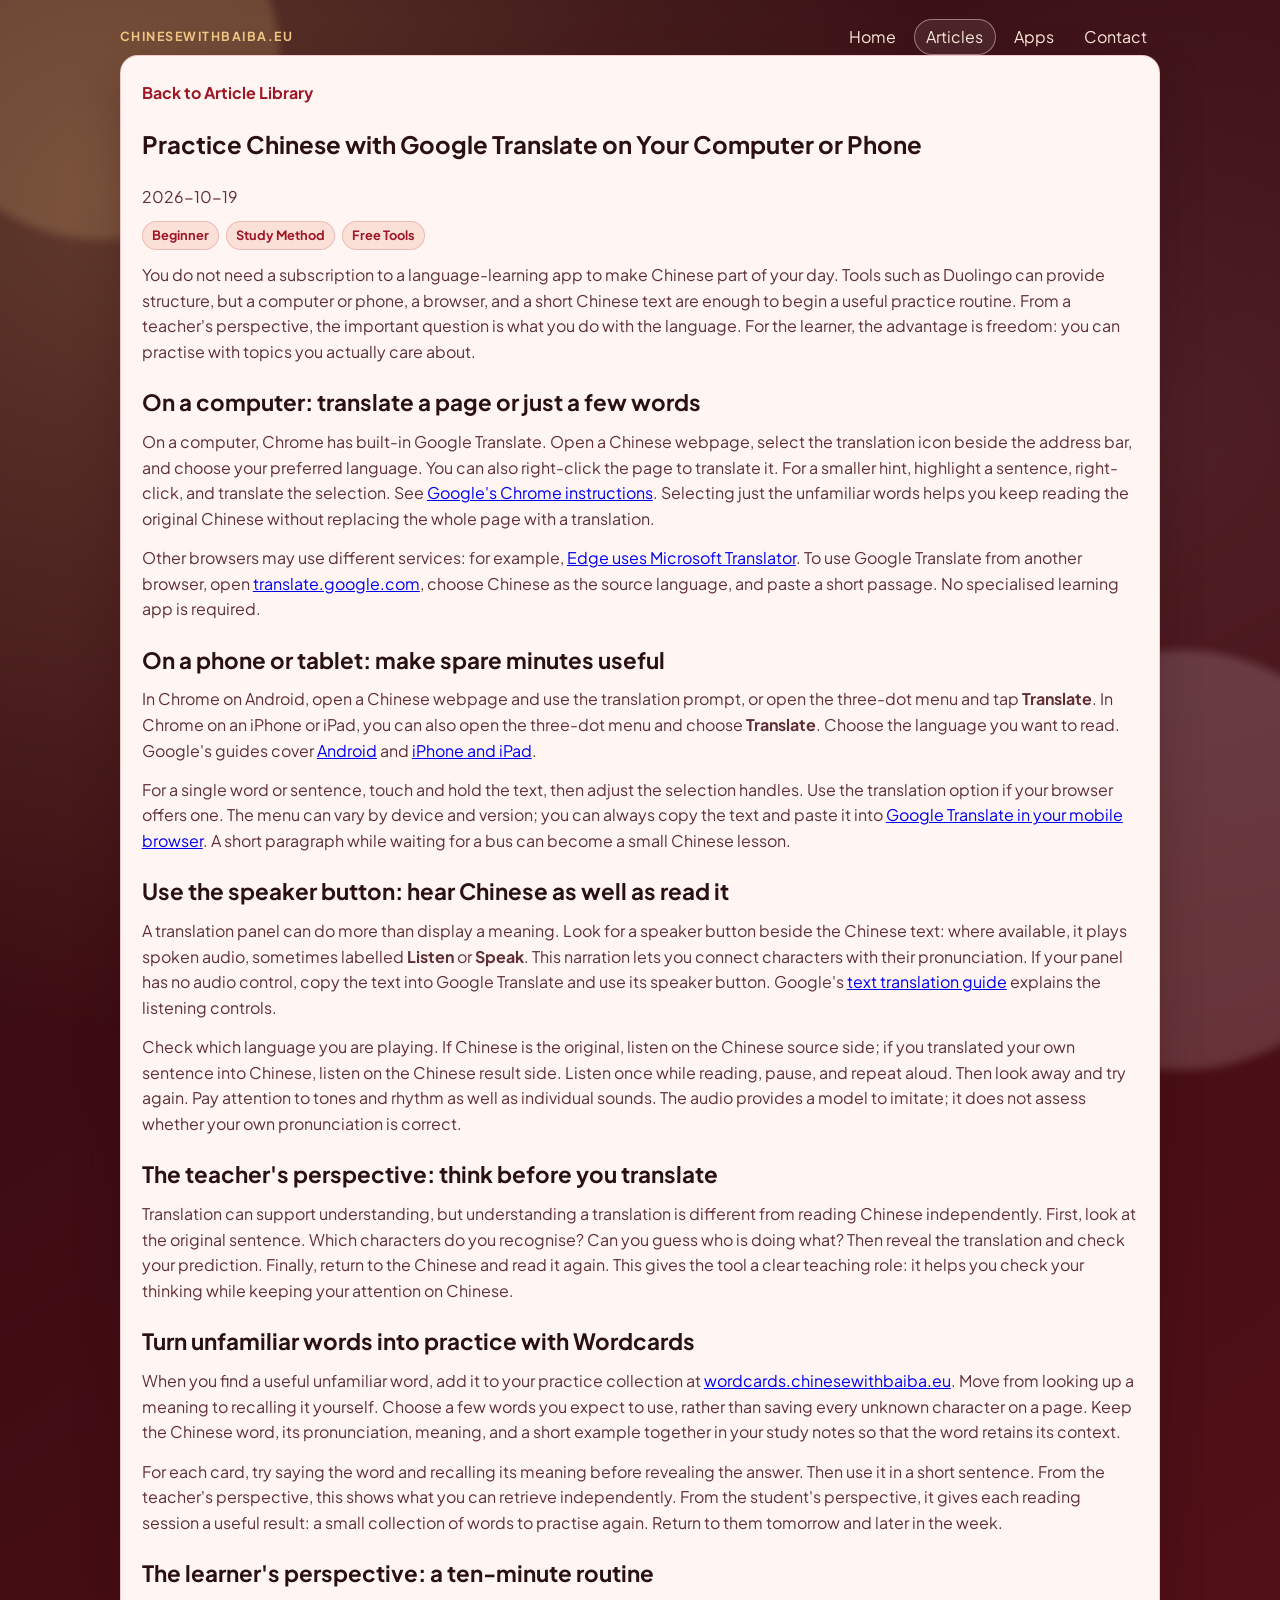
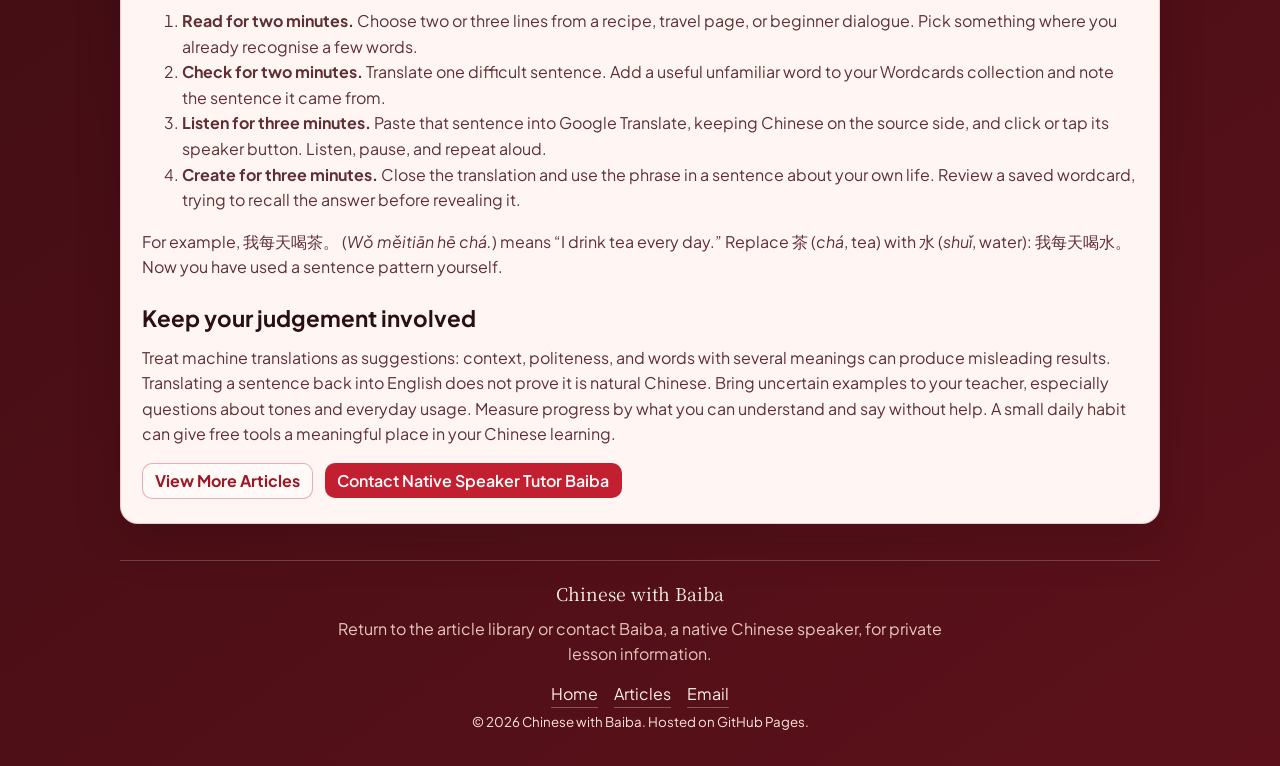
<file: articles/practice-chinese-with-google-translate.html>
<!DOCTYPE html>
<html lang="en">
<head>
  <meta charset="UTF-8">
  <meta name="viewport" content="width=device-width, initial-scale=1.0">
  <meta name="description" content="Use browser translation on desktop and mobile, listen to Chinese pronunciation, and review unfamiliar words with Baiba&#x27;s Wordcards.">
  <title>Practice Chinese with Google Translate on Your Computer or Phone | Chinese with Baiba</title>
  <link rel="preconnect" href="https://fonts.googleapis.com">
  <link rel="preconnect" href="https://fonts.gstatic.com" crossorigin>
  <link href="https://fonts.googleapis.com/css2?family=Noto+Serif+SC:wght@500;700&family=Plus+Jakarta+Sans:wght@400;500;700&display=swap" rel="stylesheet">
  <link rel="stylesheet" href="../assets/css/styles.css">
  <!-- SEO:start -->
  <link rel="canonical" href="https://chinesewithbaiba.eu/articles/practice-chinese-with-google-translate.html">
  <meta property="og:site_name" content="Chinese with Baiba">
  <meta property="og:type" content="article">
  <meta property="og:url" content="https://chinesewithbaiba.eu/articles/practice-chinese-with-google-translate.html">
  <meta property="og:title" content="Practice Chinese with Google Translate on Your Computer or Phone | Chinese with Baiba">
  <meta property="og:description" content="Use browser translation on desktop and mobile, listen to Chinese pronunciation, and review unfamiliar words with Baiba&#x27;s Wordcards.">
  <meta name="twitter:card" content="summary">
  <script type="application/ld+json">{"@context": "https://schema.org", "@type": "Article", "headline": "Practice Chinese with Google Translate on Your Computer or Phone", "description": "Use browser translation on desktop and mobile, listen to Chinese pronunciation, and review unfamiliar words with Baiba's Wordcards.", "datePublished": "2026-10-19", "mainEntityOfPage": "https://chinesewithbaiba.eu/articles/practice-chinese-with-google-translate.html", "author": {"@type": "Person", "name": "Baiba", "url": "https://chinesewithbaiba.eu/"}}</script>
  <!-- SEO:end -->
</head>
<body>
  <a class="skip-link" href="#mainContent">Skip to main content</a>
  <div class="bg-shape bg-shape-left" aria-hidden="true"></div>
  <div class="bg-shape bg-shape-right" aria-hidden="true"></div>

  <nav class="wrapper top-nav fade-up" aria-label="Primary navigation">
    <a class="site-label site-home-link" href="../index.html">chinesewithbaiba.eu</a>
    <div class="nav-links">
      <a class="nav-link" href="../index.html">Home</a>
      <a class="nav-link" href="../articles.html" aria-current="page">Articles</a>
      <a class="nav-link" href="../index.html#apps">Apps</a>
      <a class="nav-link" href="../index.html#contact">Contact</a>
    </div>
  </nav>

  <main class="wrapper article-layout" id="mainContent">
    <article class="panel fade-up delay-1">
      <p class="article-breadcrumb"><a class="back-link" href="../articles.html">Back to Article Library</a></p>
      <h1 id="articleTitle">Practice Chinese with Google Translate on Your Computer or Phone</h1>
      <p id="articleMeta" class="article-meta">2026-10-19</p>
      <div id="articleTags" class="article-tags"><span class="article-tag">Beginner</span><span class="article-tag">Study Method</span><span class="article-tag">Free Tools</span></div>
      <div id="articleBody" class="article-body"><p>
  You do not need a subscription to a language-learning app to make Chinese part of your day.
  Tools such as Duolingo can provide structure, but a computer or phone, a browser, and a short Chinese
  text are enough to begin a useful practice routine. From a teacher's perspective, the important question
  is what you do with the language. For the learner, the advantage is freedom: you can practise
  with topics you actually care about.
</p>

<h2>On a computer: translate a page or just a few words</h2>
<p>
  On a computer, Chrome has built-in Google Translate. Open a Chinese webpage, select the translation
  icon beside the address bar, and choose your preferred language. You can also right-click the page
  to translate it. For a smaller hint, highlight a sentence, right-click, and translate the selection.
  See <a href="https://support.google.com/chrome/answer/173424?hl=en">Google's Chrome instructions</a>.
  Selecting just the unfamiliar words helps you keep reading the original Chinese without replacing
  the whole page with a translation.
</p>
<p>
  Other browsers may use different services: for example,
  <a href="https://support.microsoft.com/en-au/edge/use-microsoft-translator-in-microsoft-edge-browser">Edge uses Microsoft Translator</a>.
  To use Google Translate from another browser, open
  <a href="https://translate.google.com/">translate.google.com</a>, choose Chinese as the source language,
  and paste a short passage. No specialised learning app is required.
</p>

<h2>On a phone or tablet: make spare minutes useful</h2>
<p>
  In Chrome on Android, open a Chinese webpage and use the translation prompt, or open the three-dot
  menu and tap <strong>Translate</strong>. In Chrome on an iPhone or iPad, you can also open the
  three-dot menu and choose <strong>Translate</strong>. Choose the language you want to read.
  Google's guides cover <a href="https://support.google.com/chrome/answer/173424?co=GENIE.Platform%3DAndroid&amp;hl=en">Android</a>
  and <a href="https://support.google.com/chrome/answer/173424?co=GENIE.Platform%3DiOS&amp;hl=en">iPhone and iPad</a>.
</p>
<p>
  For a single word or sentence, touch and hold the text, then adjust the selection handles.
  Use the translation option if your browser offers one. The menu can vary by device and version;
  you can always copy the text and paste it into
  <a href="https://translate.google.com/">Google Translate in your mobile browser</a>.
  A short paragraph while waiting for a bus can become a small Chinese lesson.
</p>

<h2>Use the speaker button: hear Chinese as well as read it</h2>
<p>
  A translation panel can do more than display a meaning. Look for a speaker button beside the
  Chinese text: where available, it plays spoken audio, sometimes labelled <strong>Listen</strong>
  or <strong>Speak</strong>. This narration lets you connect characters with their pronunciation.
  If your panel has no audio control, copy the text into Google Translate and use its speaker button.
  Google's <a href="https://support.google.com/translate/answer/6142478?hl=en-GB">text translation guide</a>
  explains the listening controls.
</p>
<p>
  Check which language you are playing. If Chinese is the original, listen on the Chinese source side;
  if you translated your own sentence into Chinese, listen on the Chinese result side. Listen once
  while reading, pause, and repeat aloud. Then look away and try again. Pay attention to tones and
  rhythm as well as individual sounds. The audio provides a model to imitate; it does not assess
  whether your own pronunciation is correct.
</p>

<h2>The teacher's perspective: think before you translate</h2>
<p>
  Translation can support understanding, but understanding a translation is different from reading
  Chinese independently. First, look at the original sentence. Which characters do you recognise?
  Can you guess who is doing what? Then reveal the translation and check your prediction.
  Finally, return to the Chinese and read it again. This gives the tool a clear teaching role:
  it helps you check your thinking while keeping your attention on Chinese.
</p>

<h2>Turn unfamiliar words into practice with Wordcards</h2>
<p>
  When you find a useful unfamiliar word, add it to your practice collection at
  <a href="https://wordcards.chinesewithbaiba.eu/">wordcards.chinesewithbaiba.eu</a>.
  Move from looking up a meaning to recalling it yourself. Choose a few words you expect to use,
  rather than saving every unknown character on a page. Keep the Chinese word, its pronunciation,
  meaning, and a short example together in your study notes so that the word retains its context.
</p>
<p>
  For each card, try saying the word and recalling its meaning before revealing the answer.
  Then use it in a short sentence. From the teacher's perspective, this shows what you can retrieve
  independently. From the student's perspective, it gives each reading session a useful result:
  a small collection of words to practise again. Return to them tomorrow and later in the week.
</p>

<h2>The learner's perspective: a ten-minute routine</h2>
<ol>
  <li><strong>Read for two minutes.</strong> Choose two or three lines from a recipe, travel page,
    or beginner dialogue. Pick something where you already recognise a few words.</li>
  <li><strong>Check for two minutes.</strong> Translate one difficult sentence. Add a useful unfamiliar
    word to your Wordcards collection and note the sentence it came from.</li>
  <li><strong>Listen for three minutes.</strong> Paste that sentence into Google Translate, keeping
    Chinese on the source side, and click or tap its speaker button. Listen, pause, and repeat aloud.</li>
  <li><strong>Create for three minutes.</strong> Close the translation and use the phrase in a sentence
    about your own life. Review a saved wordcard, trying to recall the answer before revealing it.</li>
</ol>
<p>
  For example, <span lang="zh-Hans">我每天喝茶。</span> (<em>Wǒ měitiān hē chá.</em>) means
  “I drink tea every day.” Replace <span lang="zh-Hans">茶</span> (<em>chá</em>, tea) with
  <span lang="zh-Hans">水</span> (<em>shuǐ</em>, water):
  <span lang="zh-Hans">我每天喝水。</span> Now you have used a sentence pattern yourself.
</p>

<h2>Keep your judgement involved</h2>
<p>
  Treat machine translations as suggestions: context, politeness, and words with several meanings
  can produce misleading results. Translating a sentence back into English does not prove it is
  natural Chinese. Bring uncertain examples to your teacher, especially questions about tones
  and everyday usage. Measure progress by what you can understand and say without help.
  A small daily habit can give free tools a meaningful place in your Chinese learning.
</p>
</div>
      <p class="section-actions">
        <a class="outline-link" href="../articles.html">View More Articles</a>
        <a class="app-link secondary-action" href="../index.html#contact">Contact Native Speaker Tutor Baiba</a>
      </p>
    </article>
  </main>

  <footer class="site-footer wrapper fade-up delay-4">
    <div class="footer-content">
      <p class="footer-title">Chinese with Baiba</p>
      <p class="footer-copy">Return to the article library or contact Baiba, a native Chinese speaker, for private lesson information.</p>
      <div class="footer-links" aria-label="Footer links">
        <a href="../index.html">Home</a>
        <a href="../articles.html">Articles</a>
        <a href="mailto:Chinesewithbaiba@gmail.com">Email</a>
      </div>
      <small>&copy; <span id="year"></span> Chinese with Baiba. Hosted on GitHub Pages.</small>
    </div>
  </footer>

  <script src="../assets/js/main.js"></script>
</body>
</html>
</file>
<file: assets/css/styles.css>
:root {
  --bg-deep: #2d0a0f;
  --bg-warm: #5c111a;
  --surface: #fff6f3;
  --surface-strong: #fff0ea;
  --text: #2a1013;
  --text-soft: #5f2f35;
  --accent: #c21f30;
  --accent-dark: #9f1624;
  --gold-soft: #f0c784;
  --line: rgba(194, 31, 48, 0.2);
  --shadow: 0 18px 45px rgba(36, 8, 12, 0.22);
}

* {
  box-sizing: border-box;
}

html {
  scroll-behavior: smooth;
}

body {
  margin: 0;
  font-family: "Plus Jakarta Sans", "Segoe UI", sans-serif;
  color: var(--text);
  background:
    radial-gradient(circle at 8% 8%, rgba(240, 199, 132, 0.25), transparent 34%),
    radial-gradient(circle at 90% 18%, rgba(255, 255, 255, 0.08), transparent 30%),
    linear-gradient(145deg, var(--bg-deep), var(--bg-warm));
  min-height: 100vh;
  line-height: 1.6;
  position: relative;
  overflow-x: hidden;
}

a {
  transition: color 180ms ease, background-color 180ms ease, border-color 180ms ease, opacity 180ms ease;
}

a:focus-visible {
  outline: 3px solid rgba(240, 199, 132, 0.9);
  outline-offset: 3px;
}

.wrapper {
  width: min(1040px, 92%);
  margin-inline: auto;
}

.skip-link {
  position: absolute;
  left: 1rem;
  top: -3rem;
  z-index: 5;
  background: #fff8f4;
  color: var(--accent-dark);
  padding: 0.7rem 0.95rem;
  border-radius: 12px;
  font-weight: 700;
  text-decoration: none;
}

.skip-link:focus {
  top: 1rem;
}

.bg-shape {
  position: fixed;
  border-radius: 999px;
  filter: blur(4px);
  z-index: 0;
  pointer-events: none;
}

.bg-shape-left {
  width: 360px;
  height: 360px;
  background: rgba(240, 199, 132, 0.18);
  top: -120px;
  left: -80px;
}

.bg-shape-right {
  width: 420px;
  height: 420px;
  background: rgba(255, 242, 238, 0.16);
  bottom: -170px;
  right: -110px;
}

.site-header {
  position: relative;
  z-index: 1;
  text-align: center;
  padding: 4.4rem 0 2rem;
}

.site-label {
  margin: 0;
  color: var(--gold-soft);
  letter-spacing: 0.12em;
  text-transform: uppercase;
  font-size: 0.78rem;
  font-weight: 700;
}

.site-home-link {
  text-decoration: none;
}

.site-header h1 {
  margin: 0.4rem 0 0;
  color: #fff6f3;
  font-family: "Noto Serif SC", serif;
  font-size: clamp(2.1rem, 4.2vw, 3.4rem);
  line-height: 1.15;
}

.subtitle {
  margin: 1rem auto 1.4rem;
  max-width: 680px;
  color: #ffe9dd;
  font-size: 1.05rem;
}

.hero-support {
  margin: 0 auto;
  max-width: 760px;
  color: rgba(255, 233, 221, 0.88);
  font-size: 0.98rem;
}

.hero-actions {
  margin-top: 1.35rem;
  display: flex;
  justify-content: center;
  flex-wrap: wrap;
  gap: 0.75rem;
}

.chinese-name {
  font-family: "Noto Serif SC", serif;
  font-weight: 700;
  color: var(--gold-soft);
}

.content {
  position: relative;
  z-index: 1;
  display: grid;
  gap: 1.25rem;
  padding: 0.6rem 0 2rem;
}

.panel {
  background: var(--surface);
  border: 1px solid var(--line);
  border-radius: 18px;
  box-shadow: var(--shadow);
  padding: 1.5rem 1.3rem;
}

.panel h2 {
  margin-top: 0;
  font-size: 1.4rem;
}

.panel p {
  margin-bottom: 0;
  color: var(--text-soft);
}

.benefits-list {
  margin: 0.9rem 0 0;
  padding-left: 1.1rem;
  color: var(--text-soft);
  display: grid;
  gap: 0.35rem;
}

.tags {
  margin-top: 1rem;
  display: flex;
  flex-wrap: wrap;
  gap: 0.5rem;
}

.tag {
  background: #fbe0d8;
  color: var(--accent-dark);
  border: 1px solid rgba(194, 31, 48, 0.2);
  border-radius: 999px;
  padding: 0.28rem 0.62rem;
  font-size: 0.85rem;
  font-weight: 700;
}

.apps-grid {
  margin-top: 1rem;
  display: grid;
  grid-template-columns: repeat(auto-fit, minmax(230px, 1fr));
  gap: 0.9rem;
}

.app-card {
  border: 1px solid rgba(194, 31, 48, 0.16);
  background: var(--surface-strong);
  border-radius: 14px;
  padding: 1rem;
}

.app-card h3 {
  margin: 0 0 0.4rem;
  font-size: 1.05rem;
}

.app-card p {
  margin: 0 0 0.8rem;
  font-size: 0.96rem;
}

.app-link {
  display: inline-flex;
  align-items: center;
  justify-content: center;
  text-decoration: none;
  color: #ffffff;
  background: var(--accent);
  border-radius: 10px;
  padding: 0.48rem 0.78rem;
  font-weight: 600;
  line-height: 1.2;
}

.app-link:hover {
  background: var(--accent-dark);
}

.secondary-action {
  margin-left: 0.55rem;
}

.section-actions {
  margin-top: 1rem;
}

.outline-link {
  display: inline-flex;
  align-items: center;
  justify-content: center;
  text-decoration: none;
  color: var(--accent-dark);
  border: 1px solid rgba(194, 31, 48, 0.35);
  border-radius: 10px;
  padding: 0.45rem 0.75rem;
  font-weight: 700;
  background: #fff9f7;
  line-height: 1.2;
}

.outline-link:hover {
  background: #fcece7;
}

.muted {
  background: #fcece7;
}

.coming-soon {
  color: var(--accent-dark);
  font-weight: 700;
  font-size: 0.9rem;
}

.contact-card {
  margin-top: 0.9rem;
  background: var(--surface-strong);
  border: 1px solid rgba(194, 31, 48, 0.18);
  border-radius: 12px;
  padding: 1rem;
}

.contact-card p {
  margin: 0 0 0.5rem;
}

.contact-card p:last-child {
  margin-bottom: 0;
}

.mail-link {
  color: var(--accent-dark);
  font-weight: 700;
  text-decoration-thickness: 2px;
}

.social-grid {
  margin-top: 1rem;
  display: grid;
  grid-template-columns: repeat(auto-fit, minmax(230px, 1fr));
  gap: 0.9rem;
}

.social-link-card {
  display: flex;
  align-items: center;
  gap: 0.8rem;
  border: 1px solid rgba(194, 31, 48, 0.16);
  background: var(--surface-strong);
  border-radius: 14px;
  padding: 1rem;
  text-decoration: none;
  color: inherit;
}

.social-link-card h3 {
  margin: 0;
  font-size: 1.05rem;
}

.social-link-card p {
  margin: 0.25rem 0 0;
  font-size: 0.94rem;
}

.social-link-card:hover {
  border-color: rgba(194, 31, 48, 0.32);
  background: #ffe9e2;
}

.social-link-card.is-disabled {
  opacity: 0.85;
  cursor: not-allowed;
}

.social-link-card.is-disabled:hover {
  border-color: rgba(194, 31, 48, 0.16);
  background: var(--surface-strong);
}

.social-icon {
  width: 42px;
  height: 42px;
  object-fit: contain;
  flex: 0 0 42px;
}

.site-footer {
  position: relative;
  z-index: 1;
  text-align: center;
  padding: 0.3rem 0 2rem;
  color: #ffe6d9;
}

.footer-content {
  border-top: 1px solid rgba(255, 233, 221, 0.22);
  padding-top: 1.2rem;
}

.footer-title {
  margin: 0;
  font-family: "Noto Serif SC", serif;
  font-size: 1.1rem;
  color: #fff3ee;
}

.footer-copy {
  margin: 0.45rem auto 0;
  max-width: 620px;
  color: rgba(255, 230, 217, 0.86);
}

.footer-links {
  margin-top: 0.9rem;
  display: flex;
  justify-content: center;
  flex-wrap: wrap;
  gap: 1rem;
}

.footer-links a {
  color: #fff0e7;
  text-decoration: none;
  border-bottom: 1px solid rgba(255, 240, 231, 0.3);
}

.footer-links a:hover {
  border-color: rgba(255, 240, 231, 0.8);
}

.top-nav {
  position: relative;
  z-index: 1;
  display: flex;
  align-items: center;
  justify-content: space-between;
  gap: 1rem;
  flex-wrap: wrap;
  padding-top: 1.2rem;
}

.top-nav .site-label {
  margin: 0;
}

.nav-links {
  display: flex;
  align-items: center;
  flex-wrap: wrap;
  gap: 0.35rem;
}

.nav-link,
.top-nav .back-link {
  color: #ffe9dd;
  text-decoration: none;
  display: inline-flex;
  align-items: center;
  justify-content: center;
  border: 1px solid transparent;
  border-radius: 999px;
  padding: 0.45rem 0.72rem;
  line-height: 1.2;
}

.nav-link:hover,
.top-nav .back-link:hover {
  border-color: rgba(255, 233, 221, 0.28);
  background: rgba(255, 255, 255, 0.06);
}

.nav-link[aria-current="page"] {
  border-color: rgba(255, 233, 221, 0.45);
  background: rgba(255, 255, 255, 0.08);
}

.article-list {
  display: grid;
  gap: 1rem;
}

.article-card {
  border: 1px solid rgba(194, 31, 48, 0.16);
  background: var(--surface-strong);
  border-radius: 14px;
  padding: 1rem;
}

.article-card h3 {
  margin-top: 0;
  margin-bottom: 0.45rem;
}

.article-card .article-meta {
  margin: 0 0 0.65rem;
  color: var(--accent-dark);
  font-size: 0.9rem;
  font-weight: 600;
}

.article-tags {
  display: flex;
  flex-wrap: wrap;
  gap: 0.4rem;
  margin: 0.75rem 0;
}

.article-tag {
  background: #fbe0d8;
  color: var(--accent-dark);
  border: 1px solid rgba(194, 31, 48, 0.2);
  border-radius: 999px;
  padding: 0.2rem 0.58rem;
  font-size: 0.8rem;
  font-weight: 700;
}

.article-layout {
  position: relative;
  z-index: 1;
  padding-bottom: 2rem;
}

.article-breadcrumb {
  margin-top: 0;
  margin-bottom: 1rem;
}

.article-breadcrumb .back-link {
  color: var(--accent-dark);
  font-weight: 700;
  text-decoration: none;
}

.article-breadcrumb .back-link:hover {
  text-decoration: underline;
}

/* About tutor section with profile photo */
.about-tutor {
  display: flex;
  align-items: flex-start;
  gap: 1.4rem;
  margin-top: 0.5rem;
}

.tutor-photo {
  width: 110px;
  height: 110px;
  border-radius: 50%;
  object-fit: cover;
  object-position: center top;
  flex-shrink: 0;
  border: 3px solid rgba(194, 31, 48, 0.2);
  box-shadow: 0 2px 12px rgba(0, 0, 0, 0.10);
}

@media (max-width: 480px) {
  .about-tutor {
    flex-direction: column;
    align-items: center;
    text-align: center;
  }
}

.article-body {
  color: var(--text-soft);
}

.article-body h2,
.article-body h3 {
  color: var(--text);
  margin-top: 1.3rem;
  margin-bottom: 0.5rem;
}

.article-body p {
  margin: 0 0 0.85rem;
}

.article-body ul {
  margin-top: 0.4rem;
}

.fade-up {
  opacity: 0;
  transform: translateY(10px);
  animation: fadeUp 600ms ease forwards;
}

.delay-1 {
  animation-delay: 80ms;
}

.delay-2 {
  animation-delay: 160ms;
}

.delay-3 {
  animation-delay: 240ms;
}

.delay-4 {
  animation-delay: 320ms;
}

@keyframes fadeUp {
  to {
    opacity: 1;
    transform: translateY(0);
  }
}

@media (max-width: 640px) {
  .site-header {
    padding-top: 3.1rem;
  }

  .top-nav {
    justify-content: center;
  }

  .nav-links {
    justify-content: center;
  }

  .hero-actions,
  .section-actions {
    display: flex;
    flex-wrap: wrap;
    gap: 0.7rem;
  }

  .secondary-action {
    margin-left: 0;
  }

  .panel {
    padding: 1.2rem 1rem;
  }
}

@media (prefers-reduced-motion: reduce) {
  html {
    scroll-behavior: auto;
  }

  a {
    transition: none;
  }

  .fade-up {
    opacity: 1;
    transform: none;
    animation: none;
  }
}
</file>
